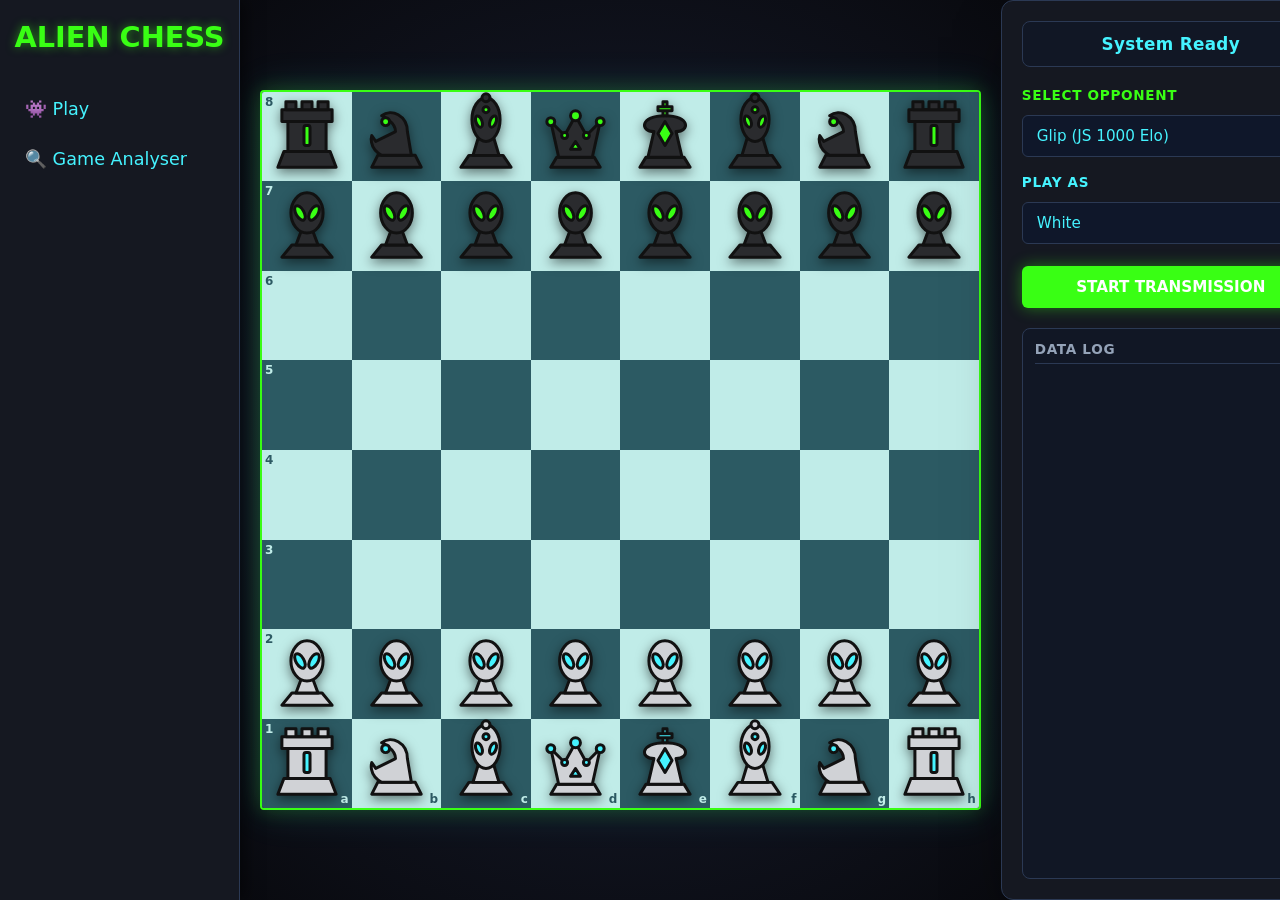
<file: index.html>
<!DOCTYPE html>
<html lang="en">
<head>
    <meta charset="UTF-8">
    <meta name="viewport" content="width=device-width, initial-scale=1.0">
    <title>Antigravity Chess Engine</title>
    <style>
        :root {
            --bg-color: #090A0F;
            --panel-bg: #151821;
            --border-color: #2b3954;
            --text-color: #45F3FF;
            --accent-color: #39FF14;
            --accent-hover: #4af227;
            --light-square: #C0ECE8;
            --dark-square: #2C5A63;
            --highlight-select: rgba(57, 255, 20, 0.6);
            --highlight-last: rgba(69, 243, 255, 0.4);
            --dot-color: rgba(9, 10, 15, 0.5);
            --capture-ring: rgba(9, 10, 15, 0.5);
        }

        * {
            box-sizing: border-box;
            margin: 0;
            padding: 0;
        }

        body {
            font-family: 'Inter', system-ui, -apple-system, sans-serif;
            background: var(--bg-color);
            color: var(--text-color);
            margin: 0;
            padding: 0;
            min-height: 100vh;
            display: flex;
            overflow: hidden;
        }

        header {
            display: none; /* Removed for the 3-column app layout */
        }

        .game-container {
            display: grid;
            grid-template-columns: 240px 1fr 340px;
            width: 100%;
            height: 100vh;
            gap: 0;
        }

        /* Left Navigation */
        .left-menu {
            background: var(--panel-bg);
            border-right: 1px solid var(--border-color);
            display: flex;
            flex-direction: column;
            padding: 20px 0;
            box-shadow: 5px 0 15px rgba(0, 0, 0, 0.5);
            z-index: 10;
        }

        .left-menu .logo {
            font-size: 1.8rem;
            font-weight: 800;
            color: var(--accent-color);
            text-align: center;
            margin-bottom: 30px;
            text-shadow: 0 0 10px rgba(57, 255, 20, 0.5);
        }

        .nav-item {
            padding: 15px 25px;
            font-size: 1.1rem;
            color: var(--text-color);
            text-decoration: none;
            display: flex;
            align-items: center;
            gap: 15px;
            transition: all 0.2s ease;
            cursor: pointer;
        }

        .nav-item:hover {
            background: rgba(69, 243, 255, 0.1);
            border-left: 4px solid var(--text-color);
        }

        /* Center Column */
        .center-column {
            display: flex;
            justify-content: center;
            align-items: center;
            padding: 20px;
            background: radial-gradient(circle at center, #1a2035, var(--bg-color));
        }

        /* Chessboard Container */
        .board-wrapper {
            position: relative;
            background: transparent;
            border: none;
            box-shadow: 0 0 40px rgba(69, 243, 255, 0.15);
            padding: 0;
            border-radius: 4px;
        }

        .board {
            display: grid;
            grid-template-columns: repeat(8, min(10.5vh, 7vw));
            grid-template-rows: repeat(8, min(10.5vh, 7vw));
            border: 2px solid var(--accent-color);
            border-radius: 4px;
            overflow: hidden;
            user-select: none;
            box-shadow: 0 0 20px rgba(57, 255, 20, 0.2);
        }

        @media (max-width: 900px) {
            .game-container {
                grid-template-columns: 1fr;
                grid-template-rows: auto auto auto;
                height: auto;
                overflow-y: auto;
            }
            .left-menu {
                flex-direction: row;
                flex-wrap: wrap;
                border-right: none;
                border-bottom: 1px solid var(--border-color);
                justify-content: center;
            }
            .nav-item {
                padding: 10px;
                font-size: 0.9rem;
                border-left: none;
            }
            .nav-item:hover {
                border-left: none;
                border-bottom: 4px solid var(--text-color);
            }
            .board {
                grid-template-columns: repeat(8, 11vw);
                grid-template-rows: repeat(8, 11vw);
            }
        }

        .square {
            position: relative;
            display: flex;
            align-items: center;
            justify-content: center;
            cursor: pointer;
            transition: background-color 0.2s ease, box-shadow 0.2s ease;
        }

        .square:hover {
            box-shadow: inset 0 0 20px rgba(255, 255, 255, 0.2);
        }

        .square.light {
            background-color: var(--light-square);
        }

        .square.dark {
            background-color: var(--dark-square);
        }

        .piece {
            width: 100%;
            height: 100%;
            background-size: cover;
            background-position: center;
            background-repeat: no-repeat;
            z-index: 2;
            cursor: grab;
            transition: transform 0.2s cubic-bezier(0.34, 1.56, 0.64, 1), filter 0.2s ease;
            filter: drop-shadow(0 4px 6px rgba(0, 0, 0, 0.5));
        }

        .piece:active {
            cursor: grabbing;
        }

        .coord-rank {
            position: absolute;
            top: 3px;
            left: 3px;
            font-size: 12px;
            font-weight: 700;
            pointer-events: none;
            z-index: 1;
        }

        .coord-file {
            position: absolute;
            bottom: 2px;
            right: 3px;
            font-size: 12px;
            font-weight: 700;
            pointer-events: none;
            z-index: 1;
        }

        .square.light .coord-rank, .square.light .coord-file { color: var(--dark-square); }
        .square.dark .coord-rank, .square.dark .coord-file { color: var(--light-square); }

        .square:hover .piece {
            transform: scale(1.05) translateY(-2px);
        }

        /* Highlights */
        .square.selected {
            background-color: var(--highlight-select) !important;
        }

        .square.last-move {
            background-color: var(--highlight-last) !important;
        }

        /* Destination indicators */
        .square .dot {
            position: absolute;
            width: 16px;
            height: 16px;
            background-color: var(--dot-color);
            border-radius: 50%;
            z-index: 3;
            pointer-events: none;
            box-shadow: 0 0 10px var(--dot-color);
            transition: transform 0.2s ease, opacity 0.2s ease;
            opacity: 0.8;
        }

        .square:hover .dot {
            transform: scale(1.3);
            opacity: 1;
        }

        .square.has-piece .dot {
            width: 85%;
            height: 85%;
            background-color: transparent;
            border: 4px solid var(--capture-ring);
            border-radius: 50%;
            box-shadow: inset 0 0 12px var(--capture-ring), 0 0 12px var(--capture-ring);
        }

        /* Sidebar Controls & History */
        .sidebar {
            flex: 1;
            min-width: 320px;
            max-width: 360px;
            background: var(--panel-bg);
            border: 1px solid var(--border-color);
            border-radius: 12px;
            padding: 20px;
            display: flex;
            flex-direction: column;
            gap: 20px;
            box-shadow: 0 25px 50px -12px rgba(0, 0, 0, 0.5);
            backdrop-filter: blur(16px);
            align-self: stretch;
        }

        .status-panel {
            background: rgba(15, 23, 42, 0.5);
            border: 1px solid var(--border-color);
            border-radius: 8px;
            padding: 12px;
            text-align: center;
            font-size: 1.05rem;
            font-weight: 600;
            letter-spacing: 0.02em;
        }

        .status-active {
            color: #34d399;
        }

        .status-thinking {
            color: #fbbf24;
            animation: pulse 1.5s infinite;
        }

        @keyframes pulse {
            0%, 100% { opacity: 1; }
            50% { opacity: 0.5; }
        }

        .controls {
            display: flex;
            flex-direction: column;
            gap: 12px;
        }

        label {
            font-size: 0.85rem;
            text-transform: uppercase;
            letter-spacing: 0.05em;
            color: #94a3b8;
            font-weight: 700;
        }

        select {
            background: #0f172a;
            color: var(--text-color);
            border: 1px solid var(--border-color);
            padding: 10px;
            border-radius: 6px;
            font-family: inherit;
            font-size: 0.95rem;
            outline: none;
            cursor: pointer;
            transition: border-color 0.2s;
        }

        select:focus {
            border-color: var(--accent-color);
        }

        button {
            background-color: var(--accent-color);
            color: white;
            border: none;
            padding: 12px;
            border-radius: 6px;
            font-weight: 700;
            cursor: pointer;
            transition: background-color 0.2s, transform 0.1s;
            font-family: inherit;
            font-size: 0.95rem;
        }

        button:hover {
            background-color: var(--accent-hover);
        }

        button:active {
            transform: scale(0.98);
        }

        /* History panel */
        .history-panel {
            flex: 1;
            display: flex;
            flex-direction: column;
            background: rgba(15, 23, 42, 0.5);
            border: 1px solid var(--border-color);
            border-radius: 8px;
            padding: 12px;
            min-height: 180px;
        }

        .history-title {
            font-size: 0.85rem;
            text-transform: uppercase;
            letter-spacing: 0.05em;
            color: #94a3b8;
            font-weight: 700;
            margin-bottom: 8px;
            border-bottom: 1px solid var(--border-color);
            padding-bottom: 6px;
        }

        .history-list {
            overflow-y: auto;
            flex: 1;
            font-family: 'Courier New', Courier, monospace;
            font-size: 0.95rem;
            line-height: 1.6;
            max-height: 240px;
        }

        .history-row {
            display: grid;
            grid-template-columns: 40px 1fr 1fr;
            padding: 2px 0;
            border-bottom: 1px dashed rgba(255, 255, 255, 0.03);
        }

        .history-num {
            color: #64748b;
        }

        .history-move {
            cursor: pointer;
            padding: 0 4px;
            border-radius: 3px;
        }

        .history-move:hover {
            background-color: rgba(255, 255, 255, 0.1);
        }

        footer {
            margin-top: 30px;
            font-size: 0.8rem;
            color: #64748b;
            text-align: center;
        }
    </style>
</head>
<body>

    <div class="game-container">
        <!-- Left Navigation -->
        <nav class="left-menu">
            <div class="logo">ALIEN CHESS</div>
            <a class="nav-item" href="#">👾 Play</a>
            <a class="nav-item" id="analyser-btn" href="#">🔍 Game Analyser</a>
        </nav>

        <!-- Center Column -->
        <div class="center-column">
            <div class="board-wrapper">
                <div id="board" class="board"></div>
            </div>
        </div>

        <!-- Right Column (Sidebar Panel) -->
        <div class="sidebar">
            <div id="status" class="status-panel">System Ready</div>

            <div class="controls">
                <label for="opponent" style="color: var(--accent-color);">Select Opponent</label>
                <select id="opponent">
                    <option value="server">Zorgon (C++ 2000 Elo)</option>
                    <option value="fallback" selected>Glip (JS 1000 Elo)</option>
                </select>

                <label for="play-as" style="color: var(--text-color); margin-top: 5px;">Play As</label>
                <select id="play-as">
                    <option value="w" selected>White</option>
                    <option value="b">Black</option>
                </select>

                <button id="reset-btn" style="box-shadow: 0 0 15px rgba(57, 255, 20, 0.4); text-transform: uppercase; margin-top: 10px;">Start Transmission</button>
            </div>

            <div class="history-panel">
                <div class="history-title">Data Log</div>
                <div id="history-list" class="history-list"></div>
            </div>
        </div>
    </div>

    <script>
        // ----------------------------------------------------
        // Constants and Piece Mappings
        // ----------------------------------------------------
        const PIECE_IMAGES = {
            'P': 'data:image/svg+xml;utf8,%3Csvg%20xmlns%3D%22http%3A//www.w3.org/2000/svg%22%20viewBox%3D%220%200%2045%2045%22%3E%3Cg%20stroke%3D%22%23111111%22%20stroke-width%3D%221.5%22%20stroke-linejoin%3D%22round%22%3E%3Cpath%20d%3D%22M%2010%2038%20L%2035%2038%20L%2030%2032%20L%2015%2032%20Z%22%20fill%3D%22%23d0d2d6%22%20/%3E%3Cpath%20d%3D%22M%2017%2032%20L%2028%2032%20L%2025%2024%20L%2020%2024%20Z%22%20fill%3D%22%23d0d2d6%22%20/%3E%3Cellipse%20cx%3D%2222.5%22%20cy%3D%2216%22%20rx%3D%228%22%20ry%3D%2210%22%20fill%3D%22%23d0d2d6%22%20/%3E%3Cellipse%20cx%3D%2219%22%20cy%3D%2216%22%20rx%3D%222%22%20ry%3D%224%22%20transform%3D%22rotate%28-30%2019%2016%29%22%20fill%3D%22%2345F3FF%22%20/%3E%3Cellipse%20cx%3D%2226%22%20cy%3D%2216%22%20rx%3D%222%22%20ry%3D%224%22%20transform%3D%22rotate%2830%2026%2016%29%22%20fill%3D%22%2345F3FF%22%20/%3E%3C/g%3E%3C/svg%3E',
            'N': 'data:image/svg+xml;utf8,%3Csvg%20xmlns%3D%22http%3A//www.w3.org/2000/svg%22%20viewBox%3D%220%200%2045%2045%22%3E%3Cg%20stroke%3D%22%23111111%22%20stroke-width%3D%221.5%22%20stroke-linejoin%3D%22round%22%3E%3Cpath%20d%3D%22M%2010%2038%20L%2035%2038%20L%2032%2032%20L%2013%2032%20Z%22%20fill%3D%22%23d0d2d6%22%20/%3E%3Cpath%20d%3D%22M%2015%2032%20L%2030%2032%20L%2028%2020%20C%2028%2012%2020%208%2015%2012%20C%2015%2012%2022%2015%2022%2020%20L%2012%2025%20L%2010%2022%20C%2010%2022%208%2028%2015%2032%20Z%22%20fill%3D%22%23d0d2d6%22%20/%3E%3Ccircle%20cx%3D%2217%22%20cy%3D%2215%22%20r%3D%222%22%20fill%3D%22%2345F3FF%22%20/%3E%3C/g%3E%3C/svg%3E',
            'B': 'data:image/svg+xml;utf8,%3Csvg%20xmlns%3D%22http%3A//www.w3.org/2000/svg%22%20viewBox%3D%220%200%2045%2045%22%3E%3Cg%20stroke%3D%22%23111111%22%20stroke-width%3D%221.5%22%20stroke-linejoin%3D%22round%22%3E%3Cpath%20d%3D%22M%2010%2038%20L%2035%2038%20L%2031%2032%20L%2014%2032%20Z%22%20fill%3D%22%23d0d2d6%22%20/%3E%3Cpath%20d%3D%22M%2016%2032%20L%2029%2032%20L%2026%2022%20L%2019%2022%20Z%22%20fill%3D%22%23d0d2d6%22%20/%3E%3Cellipse%20cx%3D%2222.5%22%20cy%3D%2214%22%20rx%3D%227%22%20ry%3D%2211%22%20fill%3D%22%23d0d2d6%22%20/%3E%3Ccircle%20cx%3D%2222.5%22%20cy%3D%223%22%20r%3D%222%22%20fill%3D%22%23d0d2d6%22%20/%3E%3Cellipse%20cx%3D%2219%22%20cy%3D%2215%22%20rx%3D%221.5%22%20ry%3D%223%22%20transform%3D%22rotate%28-20%2019%2015%29%22%20fill%3D%22%2345F3FF%22%20/%3E%3Cellipse%20cx%3D%2226%22%20cy%3D%2215%22%20rx%3D%221.5%22%20ry%3D%223%22%20transform%3D%22rotate%2820%2026%2015%29%22%20fill%3D%22%2345F3FF%22%20/%3E%3Ccircle%20cx%3D%2222.5%22%20cy%3D%229%22%20r%3D%221.5%22%20fill%3D%22%2345F3FF%22%20/%3E%3C/g%3E%3C/svg%3E',
            'R': 'data:image/svg+xml;utf8,%3Csvg%20xmlns%3D%22http%3A//www.w3.org/2000/svg%22%20viewBox%3D%220%200%2045%2045%22%3E%3Cg%20stroke%3D%22%23111111%22%20stroke-width%3D%221.5%22%20stroke-linejoin%3D%22round%22%3E%3Cpath%20d%3D%22M%208%2038%20L%2037%2038%20L%2034%2030%20L%2011%2030%20Z%22%20fill%3D%22%23d0d2d6%22%20/%3E%3Cpath%20d%3D%22M%2013%2030%20L%2032%2030%20L%2032%2015%20L%2013%2015%20Z%22%20fill%3D%22%23d0d2d6%22%20/%3E%3Cpath%20d%3D%22M%2010%2015%20L%2035%2015%20L%2035%209%20L%2010%209%20Z%22%20fill%3D%22%23d0d2d6%22%20/%3E%3Cpath%20d%3D%22M%2012%209%20L%2012%205%20L%2017%205%20L%2017%209%20L%2020%209%20L%2020%205%20L%2025%205%20L%2025%209%20L%2028%209%20L%2028%205%20L%2033%205%20L%2033%209%20Z%22%20fill%3D%22%23d0d2d6%22%20/%3E%3Crect%20x%3D%2221%22%20y%3D%2217%22%20width%3D%223%22%20height%3D%2210%22%20rx%3D%221%22%20fill%3D%22%2345F3FF%22%20/%3E%3C/g%3E%3C/svg%3E',
            'Q': 'data:image/svg+xml;utf8,%3Csvg%20xmlns%3D%22http%3A//www.w3.org/2000/svg%22%20viewBox%3D%220%200%2045%2045%22%3E%3Cg%20stroke%3D%22%23111111%22%20stroke-width%3D%221.5%22%20stroke-linejoin%3D%22round%22%3E%3Cpath%20d%3D%22M%2010%2038%20L%2035%2038%20L%2032%2033%20L%2013%2033%20Z%22%20fill%3D%22%23d0d2d6%22%20/%3E%3Cpath%20d%3D%22M%2014%2033%20L%2031%2033%20L%2035%2015%20L%2028%2022%20L%2022.5%2012%20L%2017%2022%20L%2010%2015%20Z%22%20fill%3D%22%23d0d2d6%22%20/%3E%3Ccircle%20cx%3D%2210%22%20cy%3D%2215%22%20r%3D%222%22%20fill%3D%22%2345F3FF%22%20/%3E%3Ccircle%20cx%3D%2217%22%20cy%3D%2222%22%20r%3D%221.5%22%20fill%3D%22%2345F3FF%22%20/%3E%3Ccircle%20cx%3D%2222.5%22%20cy%3D%2212%22%20r%3D%222.5%22%20fill%3D%22%2345F3FF%22%20/%3E%3Ccircle%20cx%3D%2228%22%20cy%3D%2222%22%20r%3D%221.5%22%20fill%3D%22%2345F3FF%22%20/%3E%3Ccircle%20cx%3D%2235%22%20cy%3D%2215%22%20r%3D%222%22%20fill%3D%22%2345F3FF%22%20/%3E%3Cpolygon%20points%3D%2222.5%2C25%2020%2C29%2025%2C29%22%20fill%3D%22%2345F3FF%22%20/%3E%3C/g%3E%3C/svg%3E',
            'K': 'data:image/svg+xml;utf8,%3Csvg%20xmlns%3D%22http%3A//www.w3.org/2000/svg%22%20viewBox%3D%220%200%2045%2045%22%3E%3Cg%20stroke%3D%22%23111111%22%20stroke-width%3D%221.5%22%20stroke-linejoin%3D%22round%22%3E%3Cpath%20d%3D%22M%2010%2038%20L%2035%2038%20L%2032%2033%20L%2013%2033%20Z%22%20fill%3D%22%23d0d2d6%22%20/%3E%3Cpath%20d%3D%22M%2014%2033%20L%2031%2033%20L%2028%2020%20C%2035%2020%2035%2012%2022.5%2012%20C%2010%2012%2010%2020%2017%2020%20Z%22%20fill%3D%22%23d0d2d6%22%20/%3E%3Cpolygon%20points%3D%2222.5%2C15%2026%2C21%2022.5%2C27%2019%2C21%22%20fill%3D%22%2345F3FF%22%20/%3E%3Crect%20x%3D%2221.5%22%20y%3D%225%22%20width%3D%222%22%20height%3D%227%22%20fill%3D%22%2345F3FF%22%20/%3E%3Crect%20x%3D%2219%22%20y%3D%227.5%22%20width%3D%227%22%20height%3D%222%22%20fill%3D%22%2345F3FF%22%20/%3E%3C/g%3E%3C/svg%3E',
            'p': 'data:image/svg+xml;utf8,%3Csvg%20xmlns%3D%22http%3A//www.w3.org/2000/svg%22%20viewBox%3D%220%200%2045%2045%22%3E%3Cg%20stroke%3D%22%23111111%22%20stroke-width%3D%221.5%22%20stroke-linejoin%3D%22round%22%3E%3Cpath%20d%3D%22M%2010%2038%20L%2035%2038%20L%2030%2032%20L%2015%2032%20Z%22%20fill%3D%22%232a2b2e%22%20/%3E%3Cpath%20d%3D%22M%2017%2032%20L%2028%2032%20L%2025%2024%20L%2020%2024%20Z%22%20fill%3D%22%232a2b2e%22%20/%3E%3Cellipse%20cx%3D%2222.5%22%20cy%3D%2216%22%20rx%3D%228%22%20ry%3D%2210%22%20fill%3D%22%232a2b2e%22%20/%3E%3Cellipse%20cx%3D%2219%22%20cy%3D%2216%22%20rx%3D%222%22%20ry%3D%224%22%20transform%3D%22rotate%28-30%2019%2016%29%22%20fill%3D%22%2339FF14%22%20/%3E%3Cellipse%20cx%3D%2226%22%20cy%3D%2216%22%20rx%3D%222%22%20ry%3D%224%22%20transform%3D%22rotate%2830%2026%2016%29%22%20fill%3D%22%2339FF14%22%20/%3E%3C/g%3E%3C/svg%3E',
            'n': 'data:image/svg+xml;utf8,%3Csvg%20xmlns%3D%22http%3A//www.w3.org/2000/svg%22%20viewBox%3D%220%200%2045%2045%22%3E%3Cg%20stroke%3D%22%23111111%22%20stroke-width%3D%221.5%22%20stroke-linejoin%3D%22round%22%3E%3Cpath%20d%3D%22M%2010%2038%20L%2035%2038%20L%2032%2032%20L%2013%2032%20Z%22%20fill%3D%22%232a2b2e%22%20/%3E%3Cpath%20d%3D%22M%2015%2032%20L%2030%2032%20L%2028%2020%20C%2028%2012%2020%208%2015%2012%20C%2015%2012%2022%2015%2022%2020%20L%2012%2025%20L%2010%2022%20C%2010%2022%208%2028%2015%2032%20Z%22%20fill%3D%22%232a2b2e%22%20/%3E%3Ccircle%20cx%3D%2217%22%20cy%3D%2215%22%20r%3D%222%22%20fill%3D%22%2339FF14%22%20/%3E%3C/g%3E%3C/svg%3E',
            'b': 'data:image/svg+xml;utf8,%3Csvg%20xmlns%3D%22http%3A//www.w3.org/2000/svg%22%20viewBox%3D%220%200%2045%2045%22%3E%3Cg%20stroke%3D%22%23111111%22%20stroke-width%3D%221.5%22%20stroke-linejoin%3D%22round%22%3E%3Cpath%20d%3D%22M%2010%2038%20L%2035%2038%20L%2031%2032%20L%2014%2032%20Z%22%20fill%3D%22%232a2b2e%22%20/%3E%3Cpath%20d%3D%22M%2016%2032%20L%2029%2032%20L%2026%2022%20L%2019%2022%20Z%22%20fill%3D%22%232a2b2e%22%20/%3E%3Cellipse%20cx%3D%2222.5%22%20cy%3D%2214%22%20rx%3D%227%22%20ry%3D%2211%22%20fill%3D%22%232a2b2e%22%20/%3E%3Ccircle%20cx%3D%2222.5%22%20cy%3D%223%22%20r%3D%222%22%20fill%3D%22%232a2b2e%22%20/%3E%3Cellipse%20cx%3D%2219%22%20cy%3D%2215%22%20rx%3D%221.5%22%20ry%3D%223%22%20transform%3D%22rotate%28-20%2019%2015%29%22%20fill%3D%22%2339FF14%22%20/%3E%3Cellipse%20cx%3D%2226%22%20cy%3D%2215%22%20rx%3D%221.5%22%20ry%3D%223%22%20transform%3D%22rotate%2820%2026%2015%29%22%20fill%3D%22%2339FF14%22%20/%3E%3Ccircle%20cx%3D%2222.5%22%20cy%3D%229%22%20r%3D%221.5%22%20fill%3D%22%2339FF14%22%20/%3E%3C/g%3E%3C/svg%3E',
            'r': 'data:image/svg+xml;utf8,%3Csvg%20xmlns%3D%22http%3A//www.w3.org/2000/svg%22%20viewBox%3D%220%200%2045%2045%22%3E%3Cg%20stroke%3D%22%23111111%22%20stroke-width%3D%221.5%22%20stroke-linejoin%3D%22round%22%3E%3Cpath%20d%3D%22M%208%2038%20L%2037%2038%20L%2034%2030%20L%2011%2030%20Z%22%20fill%3D%22%232a2b2e%22%20/%3E%3Cpath%20d%3D%22M%2013%2030%20L%2032%2030%20L%2032%2015%20L%2013%2015%20Z%22%20fill%3D%22%232a2b2e%22%20/%3E%3Cpath%20d%3D%22M%2010%2015%20L%2035%2015%20L%2035%209%20L%2010%209%20Z%22%20fill%3D%22%232a2b2e%22%20/%3E%3Cpath%20d%3D%22M%2012%209%20L%2012%205%20L%2017%205%20L%2017%209%20L%2020%209%20L%2020%205%20L%2025%205%20L%2025%209%20L%2028%209%20L%2028%205%20L%2033%205%20L%2033%209%20Z%22%20fill%3D%22%232a2b2e%22%20/%3E%3Crect%20x%3D%2221%22%20y%3D%2217%22%20width%3D%223%22%20height%3D%2210%22%20rx%3D%221%22%20fill%3D%22%2339FF14%22%20/%3E%3C/g%3E%3C/svg%3E',
            'q': 'data:image/svg+xml;utf8,%3Csvg%20xmlns%3D%22http%3A//www.w3.org/2000/svg%22%20viewBox%3D%220%200%2045%2045%22%3E%3Cg%20stroke%3D%22%23111111%22%20stroke-width%3D%221.5%22%20stroke-linejoin%3D%22round%22%3E%3Cpath%20d%3D%22M%2010%2038%20L%2035%2038%20L%2032%2033%20L%2013%2033%20Z%22%20fill%3D%22%232a2b2e%22%20/%3E%3Cpath%20d%3D%22M%2014%2033%20L%2031%2033%20L%2035%2015%20L%2028%2022%20L%2022.5%2012%20L%2017%2022%20L%2010%2015%20Z%22%20fill%3D%22%232a2b2e%22%20/%3E%3Ccircle%20cx%3D%2210%22%20cy%3D%2215%22%20r%3D%222%22%20fill%3D%22%2339FF14%22%20/%3E%3Ccircle%20cx%3D%2217%22%20cy%3D%2222%22%20r%3D%221.5%22%20fill%3D%22%2339FF14%22%20/%3E%3Ccircle%20cx%3D%2222.5%22%20cy%3D%2212%22%20r%3D%222.5%22%20fill%3D%22%2339FF14%22%20/%3E%3Ccircle%20cx%3D%2228%22%20cy%3D%2222%22%20r%3D%221.5%22%20fill%3D%22%2339FF14%22%20/%3E%3Ccircle%20cx%3D%2235%22%20cy%3D%2215%22%20r%3D%222%22%20fill%3D%22%2339FF14%22%20/%3E%3Cpolygon%20points%3D%2222.5%2C25%2020%2C29%2025%2C29%22%20fill%3D%22%2339FF14%22%20/%3E%3C/g%3E%3C/svg%3E',
            'k': 'data:image/svg+xml;utf8,%3Csvg%20xmlns%3D%22http%3A//www.w3.org/2000/svg%22%20viewBox%3D%220%200%2045%2045%22%3E%3Cg%20stroke%3D%22%23111111%22%20stroke-width%3D%221.5%22%20stroke-linejoin%3D%22round%22%3E%3Cpath%20d%3D%22M%2010%2038%20L%2035%2038%20L%2032%2033%20L%2013%2033%20Z%22%20fill%3D%22%232a2b2e%22%20/%3E%3Cpath%20d%3D%22M%2014%2033%20L%2031%2033%20L%2028%2020%20C%2035%2020%2035%2012%2022.5%2012%20C%2010%2012%2010%2020%2017%2020%20Z%22%20fill%3D%22%232a2b2e%22%20/%3E%3Cpolygon%20points%3D%2222.5%2C15%2026%2C21%2022.5%2C27%2019%2C21%22%20fill%3D%22%2339FF14%22%20/%3E%3Crect%20x%3D%2221.5%22%20y%3D%225%22%20width%3D%222%22%20height%3D%227%22%20fill%3D%22%2339FF14%22%20/%3E%3Crect%20x%3D%2219%22%20y%3D%227.5%22%20width%3D%227%22%20height%3D%222%22%20fill%3D%22%2339FF14%22%20/%3E%3C/g%3E%3C/svg%3E',
        };

        const COLUMNS = ['a', 'b', 'c', 'd', 'e', 'f', 'g', 'h'];
        const RANKS = ['1', '2', '3', '4', '5', '6', '7', '8'];

        // ----------------------------------------------------
        // Chess Rules Engine (JavaScript Fallback & Move Validator)
        // ----------------------------------------------------
        class ChessGame {
            constructor() {
                this.reset();
            }

            reset() {
                this.board = Array(64).fill('.');
                this.sideToMove = 'w';
                this.castling = 'KQkq';
                this.epSq = null;
                this.halfmove = 0;
                this.fullmove = 1;
                
                // History storage
                this.history = []; // elements: { move: Move, san: String }
                
                // Initial FEN setup
                this.loadFen("rnbqkbnr/pppppppp/8/8/8/8/PPPPPPPP/RNBQKBNR w KQkq - 0 1");
            }

            loadFen(fen) {
                const parts = fen.trim().split(/\s+/);
                const placement = parts[0];
                this.sideToMove = parts[1];
                this.castling = parts[2] || '-';
                
                const ep = parts[3] || '-';
                if (ep === '-') {
                    this.epSq = null;
                } else {
                    const f = ep.charCodeAt(0) - 97;
                    const r = ep.charCodeAt(1) - 49;
                    this.epSq = r * 8 + f;
                }
                
                this.halfmove = parseInt(parts[4] || '0', 10);
                this.fullmove = parseInt(parts[5] || '1', 10);

                // Parse board placement
                let r = 7;
                let f = 0;
                this.board.fill('.');
                for (let i = 0; i < placement.length; i++) {
                    const c = placement[i];
                    if (c === '/') {
                        r--;
                        f = 0;
                    } else if (c >= '1' && c <= '8') {
                        f += parseInt(c, 10);
                    } else {
                        const sq = r * 8 + f;
                        this.board[sq] = c;
                        f++;
                    }
                }
            }

            generateFen() {
                let placement = "";
                for (let r = 7; r >= 0; r--) {
                    let empty = 0;
                    for (let f = 0; f < 8; f++) {
                        const sq = r * 8 + f;
                        const piece = this.board[sq];
                        if (piece === '.') {
                            empty++;
                        } else {
                            if (empty > 0) {
                                placement += empty;
                                empty = 0;
                            }
                            placement += piece;
                        }
                    }
                    if (empty > 0) {
                        placement += empty;
                    }
                    if (r > 0) placement += "/";
                }

                const epStr = this.epSq === null ? "-" : COLUMNS[this.epSq % 8] + RANKS[Math.floor(this.epSq / 8)];
                return `${placement} ${this.sideToMove} ${this.castling} ${epStr} ${this.halfmove} ${this.fullmove}`;
            }

            isColor(piece, color) {
                if (piece === '.') return false;
                const isUpper = piece === piece.toUpperCase();
                return color === 'w' ? isUpper : !isUpper;
            }

            // Pseudo-legal move generator
            generatePseudoMoves() {
                const moves = [];
                const us = this.sideToMove;
                const opponent = us === 'w' ? 'b' : 'w';

                for (let sq = 0; sq < 64; sq++) {
                    const piece = this.board[sq];
                    if (piece === '.' || !this.isColor(piece, us)) continue;

                    const type = piece.toLowerCase();
                    const f = sq % 8;
                    const r = Math.floor(sq / 8);

                    if (type === 'p') {
                        // Pawn pushes
                        const dir = us === 'w' ? 8 : -8;
                        const startRank = us === 'w' ? 1 : 6;
                        const promoRank = us === 'w' ? 7 : 0;

                        const nextSq = sq + dir;
                        if (nextSq >= 0 && nextSq < 64 && this.board[nextSq] === '.') {
                            // single push
                            if (Math.floor(nextSq / 8) === promoRank) {
                                ['q', 'r', 'b', 'n'].forEach(p => moves.push({ from: sq, to: nextSq, promo: p, flags: 0 }));
                            } else {
                                moves.push({ from: sq, to: nextSq, promo: null, flags: 0 });
                            }

                            // double push
                            const doubleSq = sq + 2 * dir;
                            if (r === startRank && this.board[doubleSq] === '.') {
                                moves.push({ from: sq, to: doubleSq, promo: null, flags: 1 }); // flag 1: double push
                            }
                        }

                        // Pawn captures
                        const capOffsets = us === 'w' ? [7, 9] : [-9, -7];
                        capOffsets.forEach(offset => {
                            const target = sq + offset;
                            if (target < 0 || target >= 64) return;
                            const targetFile = target % 8;
                            if (Math.abs(targetFile - f) !== 1) return; // prevent wrapping

                            // Normal capture
                            if (this.board[target] !== '.' && this.isColor(this.board[target], opponent)) {
                                if (Math.floor(target / 8) === promoRank) {
                                    ['q', 'r', 'b', 'n'].forEach(p => moves.push({ from: sq, to: target, promo: p, flags: 8 })); // flag 8: capture
                                } else {
                                    moves.push({ from: sq, to: target, promo: null, flags: 8 });
                                }
                            }

                            // En Passant capture
                            if (target === this.epSq) {
                                moves.push({ from: sq, to: target, promo: null, flags: 10 }); // flag 10: ep capture (capture 8 + ep 2)
                            }
                        });
                    }

                    else if (type === 'n') {
                        const offsets = [-17, -15, -10, -6, 6, 10, 15, 17];
                        offsets.forEach(offset => {
                            const target = sq + offset;
                            if (target < 0 || target >= 64) return;
                            const tf = target % 8;
                            if (Math.abs(tf - f) > 2) return; // wrap prevention

                            if (this.board[target] === '.') {
                                moves.push({ from: sq, to: target, promo: null, flags: 0 });
                            } else if (this.isColor(this.board[target], opponent)) {
                                moves.push({ from: sq, to: target, promo: null, flags: 8 });
                            }
                        });
                    }

                    else if (type === 'k') {
                        const offsets = [-9, -8, -7, -1, 1, 7, 8, 9];
                        offsets.forEach(offset => {
                            const target = sq + offset;
                            if (target < 0 || target >= 64) return;
                            const tf = target % 8;
                            if (Math.abs(tf - f) > 1) return;

                            if (this.board[target] === '.') {
                                moves.push({ from: sq, to: target, promo: null, flags: 0 });
                            } else if (this.isColor(this.board[target], opponent)) {
                                moves.push({ from: sq, to: target, promo: null, flags: 8 });
                            }
                        });

                        // Castling rights
                        if (us === 'w') {
                            if (sq === 4) { // E1
                                if (this.castling.includes('K') && this.board[5] === '.' && this.board[6] === '.') {
                                    moves.push({ from: 4, to: 6, promo: null, flags: 4 }); // flag 4: castling
                                }
                                if (this.castling.includes('Q') && this.board[3] === '.' && this.board[2] === '.' && this.board[1] === '.') {
                                    moves.push({ from: 4, to: 2, promo: null, flags: 4 });
                                }
                            }
                        } else {
                            if (sq === 60) { // E8
                                if (this.castling.includes('k') && this.board[61] === '.' && this.board[62] === '.') {
                                    moves.push({ from: 60, to: 62, promo: null, flags: 4 });
                                }
                                if (this.castling.includes('q') && this.board[59] === '.' && this.board[58] === '.' && this.board[57] === '.') {
                                    moves.push({ from: 60, to: 58, promo: null, flags: 4 });
                                }
                            }
                        }
                    }

                    else if (type === 'r' || type === 'b' || type === 'q') {
                        const dirs = [];
                        if (type === 'r' || type === 'q') dirs.push([-8, 'v'], [8, 'v'], [-1, 'h'], [1, 'h']);
                        if (type === 'b' || type === 'q') dirs.push([-9, 'd'], [-7, 'd'], [7, 'd'], [9, 'd']);

                        dirs.forEach(([dir, mode]) => {
                            let curr = sq;
                            while (true) {
                                const lastFile = curr % 8;
                                curr += dir;
                                if (curr < 0 || curr >= 64) break;
                                
                                const currFile = curr % 8;
                                if (mode === 'h' && Math.floor(curr / 8) !== r) break; // wrap check rank
                                if (mode === 'd' && Math.abs(currFile - lastFile) !== 1) break; // wrap check diagonal

                                if (this.board[curr] === '.') {
                                    moves.push({ from: sq, to: curr, promo: null, flags: 0 });
                                } else {
                                    if (this.isColor(this.board[curr], opponent)) {
                                        moves.push({ from: sq, to: curr, promo: null, flags: 8 });
                                    }
                                    break;
                                }
                            }
                        });
                    }
                }
                return moves;
            }

            // Checks if a square is attacked by color
            isSquareAttacked(sq, attackerColor) {
                const opponent = attackerColor;
                const f = sq % 8;
                const r = Math.floor(sq / 8);

                // 1. Knight attacks
                const knightOffsets = [-17, -15, -10, -6, 6, 10, 15, 17];
                for (let offset of knightOffsets) {
                    const target = sq + offset;
                    if (target >= 0 && target < 64) {
                        if (Math.abs((target % 8) - f) <= 2) {
                            const p = this.board[target];
                            if (p.toLowerCase() === 'n' && this.isColor(p, opponent)) return true;
                        }
                    }
                }

                // 2. King attacks
                const kingOffsets = [-9, -8, -7, -1, 1, 7, 8, 9];
                for (let offset of kingOffsets) {
                    const target = sq + offset;
                    if (target >= 0 && target < 64) {
                        if (Math.abs((target % 8) - f) <= 1) {
                            const p = this.board[target];
                            if (p.toLowerCase() === 'k' && this.isColor(p, opponent)) return true;
                        }
                    }
                }

                // 3. Pawn attacks
                const pawnOffsets = opponent === 'w' ? [-9, -7] : [7, 9];
                for (let offset of pawnOffsets) {
                    const target = sq + offset;
                    if (target >= 0 && target < 64) {
                        if (Math.abs((target % 8) - f) === 1) {
                            const p = this.board[target];
                            if (p.toLowerCase() === 'p' && this.isColor(p, opponent)) return true;
                        }
                    }
                }

                // 4. Sliding Bishop/Queen
                const diagDirs = [-9, -7, 7, 9];
                for (let dir of diagDirs) {
                    let curr = sq;
                    while (true) {
                        const lastFile = curr % 8;
                        curr += dir;
                        if (curr < 0 || curr >= 64 || Math.abs((curr % 8) - lastFile) !== 1) break;
                        const p = this.board[curr];
                        if (p !== '.') {
                            if (this.isColor(p, opponent) && (p.toLowerCase() === 'b' || p.toLowerCase() === 'q')) {
                                return true;
                            }
                            break;
                        }
                    }
                }

                // 5. Sliding Rook/Queen
                const rookDirs = [
                    { d: -8, m: 'v' }, { d: 8, m: 'v' },
                    { d: -1, m: 'h' }, { d: 1, m: 'h' }
                ];
                for (let dirObj of rookDirs) {
                    let curr = sq;
                    while (true) {
                        const lastFile = curr % 8;
                        curr += dirObj.d;
                        if (curr < 0 || curr >= 64) break;
                        if (dirObj.m === 'h' && Math.floor(curr / 8) !== Math.floor(sq / 8)) break;
                        
                        const p = this.board[curr];
                        if (p !== '.') {
                            if (this.isColor(p, opponent) && (p.toLowerCase() === 'r' || p.toLowerCase() === 'q')) {
                                return true;
                            }
                            break;
                        }
                    }
                }

                return false;
            }

            // Legal move generator
            generateLegalMoves() {
                const pseudo = this.generatePseudoMoves();
                const legal = [];
                const us = this.sideToMove;
                const opponent = us === 'w' ? 'b' : 'w';

                pseudo.forEach(m => {
                    // Make move on simulated board
                    const originalBoard = [...this.board];
                    const originalCastling = this.castling;
                    const originalEp = this.epSq;
                    
                    // Simple make move simulation
                    const movingPiece = this.board[m.from];
                    this.board[m.from] = '.';
                    
                    if (m.promo) {
                        this.board[m.to] = us === 'w' ? m.promo.toUpperCase() : m.promo.toLowerCase();
                    } else {
                        this.board[m.to] = movingPiece;
                    }

                    // Handle en passant capture square clear
                    if (m.flags === 10) {
                        const epPawn = us === 'w' ? m.to - 8 : m.to + 8;
                        this.board[epPawn] = '.';
                    }

                    // Castling verify that king does not pass through check
                    let castlingOk = true;
                    if (m.flags === 4) { // castling
                        if (us === 'w') {
                            if (m.to === 6) { // Kingside
                                if (this.isSquareAttacked(4, 'b') || this.isSquareAttacked(5, 'b') || this.isSquareAttacked(6, 'b')) {
                                    castlingOk = false;
                                }
                            } else if (m.to === 2) { // Queenside
                                if (this.isSquareAttacked(4, 'b') || this.isSquareAttacked(3, 'b') || this.isSquareAttacked(2, 'b')) {
                                    castlingOk = false;
                                }
                            }
                        } else {
                            if (m.to === 62) {
                                if (this.isSquareAttacked(60, 'w') || this.isSquareAttacked(61, 'w') || this.isSquareAttacked(62, 'w')) {
                                    castlingOk = false;
                                }
                            } else if (m.to === 58) {
                                if (this.isSquareAttacked(60, 'w') || this.isSquareAttacked(59, 'w') || this.isSquareAttacked(58, 'w')) {
                                    castlingOk = false;
                                }
                            }
                        }
                    }

                    // Find King
                    const kingChar = us === 'w' ? 'K' : 'k';
                    const kingSq = this.board.indexOf(kingChar);
                    
                    const isKingChecked = this.isSquareAttacked(kingSq, opponent);
                    
                    // Revert move
                    this.board = originalBoard;
                    this.castling = originalCastling;
                    this.epSq = originalEp;

                    if (!isKingChecked && castlingOk) {
                        legal.push(m);
                    }
                });
                return legal;
            }

            // Real make move
            makeMove(m) {
                const us = this.sideToMove;
                const opponent = us === 'w' ? 'b' : 'w';
                const movingPiece = this.board[m.from];
                const pieceType = movingPiece.toLowerCase();

                // Compute standard algebraic notation (SAN) before execution
                const san = this.moveToSan(m);

                // Capture check
                const isCap = m.flags === 8 || m.flags === 10 || this.board[m.to] !== '.';

                // Handle history undo stacking
                this.history.push({
                    move: m,
                    san: san,
                    fenBefore: this.generateFen()
                });

                // Clear from square
                this.board[m.from] = '.';

                // Handle promotions
                if (m.promo) {
                    this.board[m.to] = us === 'w' ? m.promo.toUpperCase() : m.promo.toLowerCase();
                } else {
                    this.board[m.to] = movingPiece;
                }

                // Handle en passant clear
                if (m.flags === 10) {
                    const epPawn = us === 'w' ? m.to - 8 : m.to + 8;
                    this.board[epPawn] = '.';
                }

                // Handle castling rook moves
                if (m.flags === 4) {
                    switch (m.to) {
                        case 6: // G1
                            this.board[7] = '.'; this.board[5] = 'R'; break;
                        case 2: // C1
                            this.board[0] = '.'; this.board[3] = 'R'; break;
                        case 62: // G8
                            this.board[63] = '.'; this.board[61] = 'r'; break;
                        case 58: // C8
                            this.board[56] = '.'; this.board[59] = 'r'; break;
                    }
                }

                // Update castling rights
                if (m.from === 4) this.castling = this.castling.replace(/[KQ]/g, '');
                if (m.from === 60) this.castling = this.castling.replace(/[kq]/g, '');
                if (m.from === 0 || m.to === 0) this.castling = this.castling.replace('Q', '');
                if (m.from === 7 || m.to === 7) this.castling = this.castling.replace('K', '');
                if (m.from === 56 || m.to === 56) this.castling = this.castling.replace('q', '');
                if (m.from === 63 || m.to === 63) this.castling = this.castling.replace('k', '');
                if (this.castling === "") this.castling = "-";

                // Update en passant square
                if (m.flags === 1) { // double push
                    this.epSq = us === 'w' ? m.from + 8 : m.from - 8;
                } else {
                    this.epSq = null;
                }

                // Update halfmove clock
                if (pieceType === 'p' || isCap) {
                    this.halfmove = 0;
                } else {
                    this.halfmove++;
                }

                // Swap side
                this.sideToMove = opponent;

                // Update fullmove number
                if (us === 'b') {
                    this.fullmove++;
                }

                // Record the resulting FEN
                this.history[this.history.length - 1].fenAfter = this.generateFen();
            }

            // Convert raw move struct to Standard Algebraic Notation (SAN)
            moveToSan(m) {
                if (m.flags === 4) {
                    return m.to === 6 || m.to === 62 ? "O-O" : "O-O-O";
                }

                const piece = this.board[m.from];
                const type = piece.toLowerCase();
                let san = "";

                if (type !== 'p') {
                    san += type.toUpperCase();
                }

                // Capture flag
                const isCapture = m.flags === 8 || m.flags === 10 || this.board[m.to] !== '.';
                if (isCapture) {
                    if (type === 'p') {
                        san += COLUMNS[m.from % 8];
                    }
                    san += "x";
                }

                san += COLUMNS[m.to % 8] + RANKS[Math.floor(m.to / 8)];

                if (m.promo) {
                    san += "=" + m.promo.toUpperCase();
                }

                // Check and Checkmate prediction
                // We verify by checking if opponent is in check
                const originalBoard = [...this.board];
                const movingPiece = this.board[m.from];
                
                // Simulate move
                this.board[m.from] = '.';
                if (m.promo) {
                    this.board[m.to] = this.sideToMove === 'w' ? m.promo.toUpperCase() : m.promo.toLowerCase();
                } else {
                    this.board[m.to] = movingPiece;
                }
                if (m.flags === 10) {
                    const epPawn = this.sideToMove === 'w' ? m.to - 8 : m.to + 8;
                    this.board[epPawn] = '.';
                }

                const opponent = this.sideToMove === 'w' ? 'b' : 'w';
                const opponentKingChar = opponent === 'w' ? 'K' : 'k';
                const oppKingSq = this.board.indexOf(opponentKingChar);
                
                const isCheck = this.isSquareAttacked(oppKingSq, this.sideToMove);
                
                // Check if opponent has legal moves remaining
                let hasLegalMoves = false;
                
                // Temporarily swap sides to generate opponent moves
                const originalSide = this.sideToMove;
                this.sideToMove = opponent;
                const oppMoves = this.generateLegalMoves();
                if (oppMoves.length > 0) hasLegalMoves = true;
                
                // Restore simulation state
                this.sideToMove = originalSide;
                this.board = originalBoard;

                if (isCheck) {
                    san += hasLegalMoves ? "+" : "#";
                }

                return san;
            }
        }

        // ----------------------------------------------------
        // UI & Game Controller State
        // ----------------------------------------------------
        const game = new ChessGame();
        let selectedSquare = null;
        let activeLegalMoves = [];
        let lastPlayedMove = null;
        let isAnimating = false;
        let isAnalysisMode = false;
        let analysisIndex = -1;
        let isEngineThinking = false; // Guard against re-entrant engine calls

        const boardEl = document.getElementById("board");
        const statusEl = document.getElementById("status");
        const historyListEl = document.getElementById("history-list");
        const opponentSelect = document.getElementById("opponent");
        const resetBtn = document.getElementById("reset-btn");
        const analyserBtn = document.getElementById("analyser-btn");

        /**
         * Smoothly animates a piece moving between squares using hardware-accelerated CSS transforms.
         */
        function animatePiece(fromSq, toSq, callback) {
            isAnimating = true;
            const fromSquareEl = document.querySelector(`[data-sq="${fromSq}"]`);
            const toSquareEl = document.querySelector(`[data-sq="${toSq}"]`);
            
            if (!fromSquareEl || !toSquareEl) {
                isAnimating = false;
                callback();
                return;
            }

            const pieceEl = fromSquareEl.querySelector(".piece");
            if (!pieceEl) {
                isAnimating = false;
                callback();
                return;
            }

            const capturedPieceEl = toSquareEl.querySelector(".piece");
            if (capturedPieceEl) {
                capturedPieceEl.style.transition = "opacity 0.2s ease-out";
                capturedPieceEl.style.opacity = "0";
            }

            const rectFrom = fromSquareEl.getBoundingClientRect();
            const rectTo = toSquareEl.getBoundingClientRect();
            const deltaX = rectTo.left - rectFrom.left;
            const deltaY = rectTo.top - rectFrom.top;

            pieceEl.style.transition = "transform 0.25s cubic-bezier(0.25, 1, 0.5, 1)";
            pieceEl.style.transform = `translate(${deltaX}px, ${deltaY}px)`;
            pieceEl.style.zIndex = "100";

            setTimeout(() => {
                pieceEl.style.transition = "";
                pieceEl.style.transform = "";
                pieceEl.style.zIndex = "";
                isAnimating = false;
                callback();
            }, 250);
        }

        // Render Chessboard layout in browser
        function renderBoard(displayBoard = null) {
            boardEl.innerHTML = "";
            const userColor = document.getElementById("play-as").value;
            const isFlipped = userColor === 'b';
            const boardToRender = displayBoard || game.board;

            for (let visualR = 0; visualR < 8; visualR++) {
                for (let visualF = 0; visualF < 8; visualF++) {
                    const r = isFlipped ? visualR : 7 - visualR;
                    const f = isFlipped ? 7 - visualF : visualF;
                    const sq = r * 8 + f;
                    const piece = boardToRender[sq];
                    const squareColorClass = (r + f) % 2 === 0 ? "dark" : "light";
                    
                    const squareEl = document.createElement("div");
                    squareEl.className = `square ${squareColorClass}`;
                    squareEl.dataset.sq = sq;

                    if (!isAnalysisMode) {
                        if (lastPlayedMove && (sq === lastPlayedMove.from || sq === lastPlayedMove.to)) {
                            squareEl.classList.add("last-move");
                        }
                        if (selectedSquare === sq) {
                            squareEl.classList.add("selected");
                        }
                    }

                    if (visualF === 0) {
                        const rankLabel = document.createElement("div");
                        rankLabel.className = "coord-rank";
                        rankLabel.innerText = (r + 1).toString();
                        squareEl.appendChild(rankLabel);
                    }
                    if (visualR === 7) {
                        const fileLabel = document.createElement("div");
                        fileLabel.className = "coord-file";
                        fileLabel.innerText = String.fromCharCode(97 + f);
                        squareEl.appendChild(fileLabel);
                    }

                    if (piece !== '.') {
                        squareEl.classList.add("has-piece");
                        const pieceEl = document.createElement("div");
                        pieceEl.className = "piece";
                        pieceEl.style.backgroundImage = `url(${PIECE_IMAGES[piece]})`;
                        squareEl.appendChild(pieceEl);
                    }

                    if (!isAnalysisMode) {
                        const isDest = activeLegalMoves.find(m => m.to === sq);
                        if (isDest) {
                            const dotEl = document.createElement("div");
                            dotEl.className = "dot";
                            squareEl.appendChild(dotEl);
                        }
                        squareEl.addEventListener("click", () => handleSquareClick(sq));
                    }
                    boardEl.appendChild(squareEl);
                }
            }
        }

        // Check if the current player has no moves left
        function checkGameEndState() {
            const legalMoves = game.generateLegalMoves();
            if (legalMoves.length === 0) {
                const us = game.sideToMove;
                const kingChar = us === 'w' ? 'K' : 'k';
                const opponent = us === 'w' ? 'b' : 'w';
                const kingSq = game.board.indexOf(kingChar);
                const isCheck = game.isSquareAttacked(kingSq, opponent);
                
                if (isCheck) {
                    statusEl.innerHTML = us === 'w' ? "Checkmate — Black wins!" : "Checkmate — you win!";
                    statusEl.style.color = us === 'w' ? "#ef4444" : "#10b981";
                } else {
                    statusEl.innerHTML = "Draw — Stalemate";
                    statusEl.style.color = "#94a3b8";
                }
                statusEl.className = "status-panel";
                return true;
            }
            return false;
        }

        function handleSquareClick(sq) {
            const userColor = document.getElementById("play-as").value;
            if (game.sideToMove !== userColor || isAnimating || isAnalysisMode || isEngineThinking) return; 

            const clickedPiece = game.board[sq];
            const matchingMove = activeLegalMoves.find(m => m.to === sq);

            if (matchingMove) {
                selectedSquare = null;
                activeLegalMoves = [];
                animatePiece(matchingMove.from, matchingMove.to, () => {
                    game.makeMove(matchingMove);
                    lastPlayedMove = matchingMove;
                    renderBoard();
                    updateHistoryPanel();
                    if (!checkGameEndState()) triggerEngineMove();
                });
            } else if (clickedPiece !== '.' && game.isColor(clickedPiece, userColor)) {
                selectedSquare = sq;
                const allLegal = game.generateLegalMoves();
                activeLegalMoves = allLegal.filter(m => m.from === sq);
                renderBoard();
            } else {
                selectedSquare = null;
                activeLegalMoves = [];
                renderBoard();
            }
        }

        async function triggerEngineMove() {
            if (isAnalysisMode || isEngineThinking) return;
            isEngineThinking = true;

            statusEl.innerHTML = "Engine thinking...";
            statusEl.className = "status-panel status-thinking";
            statusEl.style.color = "";

            const allLegal = game.generateLegalMoves();
            if (allLegal.length === 0) { isEngineThinking = false; return; }

            const mode = opponentSelect.value;
            let chosenMove = null;

            if (mode === 'server') {
                try {
                    const response = await fetch("http://localhost:8765/move", {
                        method: "POST",
                        headers: { "Content-Type": "application/json" },
                        body: JSON.stringify({ fen: game.generateFen() })
                    });
                    if (!response.ok) throw new Error(`Server returned ${response.status}`);
                    const data = await response.json();
                    const uci = data.move;
                    if (!uci || uci.length < 4) throw new Error("Bad move string from server");

                    // Decode UCI: e.g. "e2e4" => from=12, to=28
                    const fromFile = uci.charCodeAt(0) - 97; // a=0 .. h=7
                    const fromRank = uci.charCodeAt(1) - 49; // 1=0 .. 8=7
                    const toFile   = uci.charCodeAt(2) - 97;
                    const toRank   = uci.charCodeAt(3) - 49;
                    const fromSq = fromRank * 8 + fromFile;
                    const toSq   = toRank   * 8 + toFile;
                    const promoChar = uci.length > 4 ? uci[4] : null;

                    // Find matching legal move (exact match including promo)
                    chosenMove = allLegal.find(m =>
                        m.from === fromSq && m.to === toSq &&
                        (!promoChar || m.promo === promoChar)
                    );

                    // If promo matching failed, try without promo filter (default to queen)
                    if (!chosenMove && promoChar) {
                        chosenMove = allLegal.find(m =>
                            m.from === fromSq && m.to === toSq && m.promo === 'q'
                        );
                    }

                    if (!chosenMove) {
                        console.error(`[Engine] Server returned move ${uci} (from=${fromSq} to=${toSq}) not found in legal moves:`,
                            allLegal.map(m => `${m.from}->${m.to}${m.promo?'='+m.promo:''}` ));
                        throw new Error(`Move ${uci} not in legal move list`);
                    }

                } catch (e) {
                    console.error("[Engine] C++ Server error:", e.message);
                    // Show error but DO NOT permanently change the dropdown — user keeps their Elo setting
                    statusEl.innerHTML = `⚠️ Engine error: ${e.message}. Is './chess --server --port 8765' running?`;
                    statusEl.style.color = "#ef4444";
                    isEngineThinking = false;
                    return; // Do NOT play a random move — abort cleanly
                }
            } else {
                // JS fallback: pick a random legal move (1000 Elo mode)
                const randomIndex = Math.floor(Math.random() * allLegal.length);
                chosenMove = allLegal[randomIndex];
            }

            if (chosenMove) {
                animatePiece(chosenMove.from, chosenMove.to, () => {
                    game.makeMove(chosenMove);
                    lastPlayedMove = chosenMove;
                    renderBoard();
                    updateHistoryPanel();
                    isEngineThinking = false;
                    if (!checkGameEndState()) {
                        statusEl.innerHTML = "System Ready";
                        statusEl.className = "status-panel status-active";
                        statusEl.style.color = "";
                    }
                });
            } else {
                isEngineThinking = false;
            }
        }

        function updateHistoryPanel() {
            historyListEl.innerHTML = "";
            let rowEl = null;

            for (let i = 0; i < game.history.length; i++) {
                const entry = game.history[i];
                if (i % 2 === 0) {
                    rowEl = document.createElement("div");
                    rowEl.className = "history-row";
                    const numEl = document.createElement("span");
                    numEl.className = "history-num";
                    numEl.innerText = `${Math.floor(i / 2) + 1}.`;
                    rowEl.appendChild(numEl);
                    historyListEl.appendChild(rowEl);
                }

                const moveEl = document.createElement("span");
                moveEl.className = `history-move ${isAnalysisMode && analysisIndex === i ? 'highlight' : ''}`;
                moveEl.innerText = entry.san;
                
                moveEl.addEventListener("click", () => {
                    if (isAnalysisMode) {
                        analysisIndex = i;
                        const tempGame = new ChessGame();
                        tempGame.loadFen(entry.fenAfter);
                        renderBoard(tempGame.board);
                        updateHistoryPanel();
                    }
                });

                rowEl.appendChild(moveEl);
            }
            historyListEl.scrollTop = historyListEl.scrollHeight;
        }

        resetBtn.addEventListener("click", () => {
            isAnalysisMode = false;
            analyserBtn.textContent = "🔍 Game Analyser";
            analyserBtn.style.color = "";
            game.reset();
            selectedSquare = null;
            activeLegalMoves = [];
            lastPlayedMove = null;
            isAnimating = false;
            renderBoard();
            updateHistoryPanel();
            if (document.getElementById("play-as").value === 'b') triggerEngineMove();
        });

        analyserBtn.addEventListener("click", (e) => {
            e.preventDefault();
            isAnalysisMode = !isAnalysisMode;
            if (isAnalysisMode) {
                analyserBtn.textContent = "🔍 Exit Analyser";
                analyserBtn.style.color = "#10b981";
                analysisIndex = game.history.length - 1;
                if (analysisIndex >= 0) {
                    const tempGame = new ChessGame();
                    tempGame.loadFen(game.history[analysisIndex].fenAfter);
                    renderBoard(tempGame.board);
                } else {
                    renderBoard();
                }
            } else {
                analyserBtn.textContent = "🔍 Game Analyser";
                analyserBtn.style.color = "";
                renderBoard();
            }
            updateHistoryPanel();
        });

        document.getElementById("play-as").addEventListener("change", () => resetBtn.click());

        game.reset();
        renderBoard();
        updateHistoryPanel();
    </script>
</body>
</html>
</file>
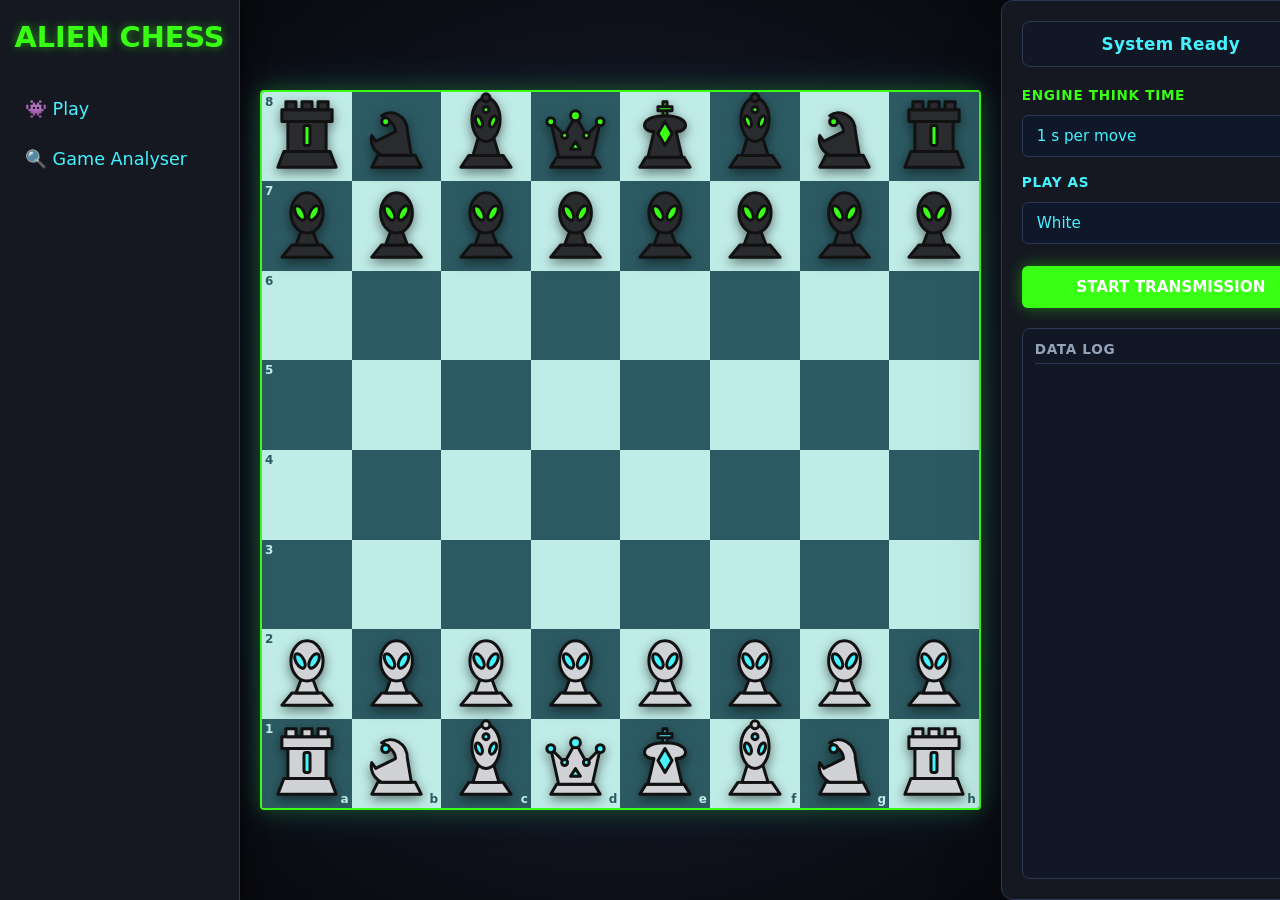
<file: frontend/index.html>
<!DOCTYPE html>
<html lang="en">
<head>
    <meta charset="UTF-8">
    <meta name="viewport" content="width=device-width, initial-scale=1.0">
    <title>Chess Engine</title>
    <style>
        :root {
            --bg-color: #090A0F;
            --panel-bg: #151821;
            --border-color: #2b3954;
            --text-color: #45F3FF;
            --accent-color: #39FF14;
            --accent-hover: #4af227;
            --light-square: #C0ECE8;
            --dark-square: #2C5A63;
            --highlight-select: rgba(57, 255, 20, 0.6);
            --highlight-last: rgba(69, 243, 255, 0.4);
            --dot-color: rgba(9, 10, 15, 0.5);
            --capture-ring: rgba(9, 10, 15, 0.5);
        }

        * {
            box-sizing: border-box;
            margin: 0;
            padding: 0;
        }

        body {
            font-family: 'Inter', system-ui, -apple-system, sans-serif;
            background: var(--bg-color);
            color: var(--text-color);
            margin: 0;
            padding: 0;
            min-height: 100vh;
            display: flex;
            overflow: hidden;
        }

        header {
            display: none; /* Removed for the 3-column app layout */
        }

        .game-container {
            display: grid;
            grid-template-columns: 240px 1fr 340px;
            width: 100%;
            height: 100vh;
            gap: 0;
        }

        /* Left Navigation */
        .left-menu {
            background: var(--panel-bg);
            border-right: 1px solid var(--border-color);
            display: flex;
            flex-direction: column;
            padding: 20px 0;
            box-shadow: 5px 0 15px rgba(0, 0, 0, 0.5);
            z-index: 10;
        }

        .left-menu .logo {
            font-size: 1.8rem;
            font-weight: 800;
            color: var(--accent-color);
            text-align: center;
            margin-bottom: 30px;
            text-shadow: 0 0 10px rgba(57, 255, 20, 0.5);
        }

        .nav-item {
            padding: 15px 25px;
            font-size: 1.1rem;
            color: var(--text-color);
            text-decoration: none;
            display: flex;
            align-items: center;
            gap: 15px;
            transition: all 0.2s ease;
            cursor: pointer;
        }

        .nav-item:hover {
            background: rgba(69, 243, 255, 0.1);
            border-left: 4px solid var(--text-color);
        }

        /* Center Column */
        .center-column {
            display: flex;
            justify-content: center;
            align-items: center;
            padding: 20px;
            background: radial-gradient(circle at center, #1a2035, var(--bg-color));
        }

        /* Chessboard Container */
        .board-wrapper {
            position: relative;
            background: transparent;
            border: none;
            box-shadow: 0 0 40px rgba(69, 243, 255, 0.15);
            padding: 0;
            border-radius: 4px;
        }

        .board {
            display: grid;
            grid-template-columns: repeat(8, min(10.5vh, 7vw));
            grid-template-rows: repeat(8, min(10.5vh, 7vw));
            border: 2px solid var(--accent-color);
            border-radius: 4px;
            overflow: hidden;
            user-select: none;
            box-shadow: 0 0 20px rgba(57, 255, 20, 0.2);
        }

        @media (max-width: 900px) {
            .game-container {
                grid-template-columns: 1fr;
                grid-template-rows: auto auto auto;
                height: auto;
                overflow-y: auto;
            }
            .left-menu {
                flex-direction: row;
                flex-wrap: wrap;
                border-right: none;
                border-bottom: 1px solid var(--border-color);
                justify-content: center;
            }
            .nav-item {
                padding: 10px;
                font-size: 0.9rem;
                border-left: none;
            }
            .nav-item:hover {
                border-left: none;
                border-bottom: 4px solid var(--text-color);
            }
            .board {
                grid-template-columns: repeat(8, 11vw);
                grid-template-rows: repeat(8, 11vw);
            }
        }

        .square {
            position: relative;
            display: flex;
            align-items: center;
            justify-content: center;
            cursor: pointer;
            transition: background-color 0.2s ease, box-shadow 0.2s ease;
        }

        .square:hover {
            box-shadow: inset 0 0 20px rgba(255, 255, 255, 0.2);
        }

        .square.light {
            background-color: var(--light-square);
        }

        .square.dark {
            background-color: var(--dark-square);
        }

        .piece {
            width: 100%;
            height: 100%;
            background-size: cover;
            background-position: center;
            background-repeat: no-repeat;
            z-index: 2;
            cursor: grab;
            transition: transform 0.2s cubic-bezier(0.34, 1.56, 0.64, 1), filter 0.2s ease;
            filter: drop-shadow(0 4px 6px rgba(0, 0, 0, 0.5));
        }

        .piece:active {
            cursor: grabbing;
        }

        .coord-rank {
            position: absolute;
            top: 3px;
            left: 3px;
            font-size: 12px;
            font-weight: 700;
            pointer-events: none;
            z-index: 1;
        }

        .coord-file {
            position: absolute;
            bottom: 2px;
            right: 3px;
            font-size: 12px;
            font-weight: 700;
            pointer-events: none;
            z-index: 1;
        }

        .square.light .coord-rank, .square.light .coord-file { color: var(--dark-square); }
        .square.dark .coord-rank, .square.dark .coord-file { color: var(--light-square); }

        .square:hover .piece {
            transform: scale(1.05) translateY(-2px);
        }

        /* Highlights */
        .square.selected {
            background-color: var(--highlight-select) !important;
        }

        .square.last-move {
            background-color: var(--highlight-last) !important;
        }

        /* Destination indicators */
        .square .dot {
            position: absolute;
            width: 16px;
            height: 16px;
            background-color: var(--dot-color);
            border-radius: 50%;
            z-index: 3;
            pointer-events: none;
            box-shadow: 0 0 10px var(--dot-color);
            transition: transform 0.2s ease, opacity 0.2s ease;
            opacity: 0.8;
        }

        .square:hover .dot {
            transform: scale(1.3);
            opacity: 1;
        }

        .square.has-piece .dot {
            width: 85%;
            height: 85%;
            background-color: transparent;
            border: 4px solid var(--capture-ring);
            border-radius: 50%;
            box-shadow: inset 0 0 12px var(--capture-ring), 0 0 12px var(--capture-ring);
        }

        /* Sidebar Controls & History */
        .sidebar {
            flex: 1;
            min-width: 320px;
            max-width: 360px;
            background: var(--panel-bg);
            border: 1px solid var(--border-color);
            border-radius: 12px;
            padding: 20px;
            display: flex;
            flex-direction: column;
            gap: 20px;
            box-shadow: 0 25px 50px -12px rgba(0, 0, 0, 0.5);
            backdrop-filter: blur(16px);
            align-self: stretch;
        }

        .status-panel {
            background: rgba(15, 23, 42, 0.5);
            border: 1px solid var(--border-color);
            border-radius: 8px;
            padding: 12px;
            text-align: center;
            font-size: 1.05rem;
            font-weight: 600;
            letter-spacing: 0.02em;
        }

        .status-active {
            color: #34d399;
        }

        .status-thinking {
            color: #fbbf24;
            animation: pulse 1.5s infinite;
        }

        @keyframes pulse {
            0%, 100% { opacity: 1; }
            50% { opacity: 0.5; }
        }

        .controls {
            display: flex;
            flex-direction: column;
            gap: 12px;
        }

        label {
            font-size: 0.85rem;
            text-transform: uppercase;
            letter-spacing: 0.05em;
            color: #94a3b8;
            font-weight: 700;
        }

        select {
            background: #0f172a;
            color: var(--text-color);
            border: 1px solid var(--border-color);
            padding: 10px;
            border-radius: 6px;
            font-family: inherit;
            font-size: 0.95rem;
            outline: none;
            cursor: pointer;
            transition: border-color 0.2s;
        }

        select:focus {
            border-color: var(--accent-color);
        }

        button {
            background-color: var(--accent-color);
            color: white;
            border: none;
            padding: 12px;
            border-radius: 6px;
            font-weight: 700;
            cursor: pointer;
            transition: background-color 0.2s, transform 0.1s;
            font-family: inherit;
            font-size: 0.95rem;
        }

        button:hover {
            background-color: var(--accent-hover);
        }

        button:active {
            transform: scale(0.98);
        }

        /* History panel */
        .history-panel {
            flex: 1;
            display: flex;
            flex-direction: column;
            background: rgba(15, 23, 42, 0.5);
            border: 1px solid var(--border-color);
            border-radius: 8px;
            padding: 12px;
            min-height: 180px;
        }

        .history-title {
            font-size: 0.85rem;
            text-transform: uppercase;
            letter-spacing: 0.05em;
            color: #94a3b8;
            font-weight: 700;
            margin-bottom: 8px;
            border-bottom: 1px solid var(--border-color);
            padding-bottom: 6px;
        }

        .history-list {
            overflow-y: auto;
            flex: 1;
            font-family: 'Courier New', Courier, monospace;
            font-size: 0.95rem;
            line-height: 1.6;
            max-height: 240px;
        }

        .history-row {
            display: grid;
            grid-template-columns: 40px 1fr 1fr;
            padding: 2px 0;
            border-bottom: 1px dashed rgba(255, 255, 255, 0.03);
        }

        .history-num {
            color: #64748b;
        }

        .history-move {
            cursor: pointer;
            padding: 0 4px;
            border-radius: 3px;
        }

        .history-move:hover {
            background-color: rgba(255, 255, 255, 0.1);
        }

        footer {
            margin-top: 30px;
            font-size: 0.8rem;
            color: #64748b;
            text-align: center;
        }
    </style>
</head>
<body>

    <div class="game-container">
        <!-- Left Navigation -->
        <nav class="left-menu">
            <div class="logo">ALIEN CHESS</div>
            <a class="nav-item" href="#">👾 Play</a>
            <a class="nav-item" id="analyser-btn" href="#">🔍 Game Analyser</a>
        </nav>

        <!-- Center Column -->
        <div class="center-column">
            <div class="board-wrapper">
                <div id="board" class="board"></div>
            </div>
        </div>

        <!-- Right Column (Sidebar Panel) -->
        <div class="sidebar">
            <div id="status" class="status-panel">System Ready</div>

            <div class="controls">
                <label for="think-time" style="color: var(--accent-color);">Engine think time</label>
                <select id="think-time">
                    <option value="100">0.1 s per move</option>
                    <option value="500">0.5 s per move</option>
                    <option value="1000" selected>1 s per move</option>
                    <option value="3000">3 s per move</option>
                </select>

                <label for="play-as" style="color: var(--text-color); margin-top: 5px;">Play As</label>
                <select id="play-as">
                    <option value="w" selected>White</option>
                    <option value="b">Black</option>
                </select>

                <button id="reset-btn" style="box-shadow: 0 0 15px rgba(57, 255, 20, 0.4); text-transform: uppercase; margin-top: 10px;">Start Transmission</button>
            </div>

            <div class="history-panel">
                <div class="history-title">Data Log</div>
                <div id="history-list" class="history-list"></div>
            </div>
        </div>
    </div>

    <script>
        // ----------------------------------------------------
        // Constants and Piece Mappings
        // ----------------------------------------------------
        const PIECE_IMAGES = {
            'P': 'data:image/svg+xml;utf8,%3Csvg%20xmlns%3D%22http%3A//www.w3.org/2000/svg%22%20viewBox%3D%220%200%2045%2045%22%3E%3Cg%20stroke%3D%22%23111111%22%20stroke-width%3D%221.5%22%20stroke-linejoin%3D%22round%22%3E%3Cpath%20d%3D%22M%2010%2038%20L%2035%2038%20L%2030%2032%20L%2015%2032%20Z%22%20fill%3D%22%23d0d2d6%22%20/%3E%3Cpath%20d%3D%22M%2017%2032%20L%2028%2032%20L%2025%2024%20L%2020%2024%20Z%22%20fill%3D%22%23d0d2d6%22%20/%3E%3Cellipse%20cx%3D%2222.5%22%20cy%3D%2216%22%20rx%3D%228%22%20ry%3D%2210%22%20fill%3D%22%23d0d2d6%22%20/%3E%3Cellipse%20cx%3D%2219%22%20cy%3D%2216%22%20rx%3D%222%22%20ry%3D%224%22%20transform%3D%22rotate%28-30%2019%2016%29%22%20fill%3D%22%2345F3FF%22%20/%3E%3Cellipse%20cx%3D%2226%22%20cy%3D%2216%22%20rx%3D%222%22%20ry%3D%224%22%20transform%3D%22rotate%2830%2026%2016%29%22%20fill%3D%22%2345F3FF%22%20/%3E%3C/g%3E%3C/svg%3E',
            'N': 'data:image/svg+xml;utf8,%3Csvg%20xmlns%3D%22http%3A//www.w3.org/2000/svg%22%20viewBox%3D%220%200%2045%2045%22%3E%3Cg%20stroke%3D%22%23111111%22%20stroke-width%3D%221.5%22%20stroke-linejoin%3D%22round%22%3E%3Cpath%20d%3D%22M%2010%2038%20L%2035%2038%20L%2032%2032%20L%2013%2032%20Z%22%20fill%3D%22%23d0d2d6%22%20/%3E%3Cpath%20d%3D%22M%2015%2032%20L%2030%2032%20L%2028%2020%20C%2028%2012%2020%208%2015%2012%20C%2015%2012%2022%2015%2022%2020%20L%2012%2025%20L%2010%2022%20C%2010%2022%208%2028%2015%2032%20Z%22%20fill%3D%22%23d0d2d6%22%20/%3E%3Ccircle%20cx%3D%2217%22%20cy%3D%2215%22%20r%3D%222%22%20fill%3D%22%2345F3FF%22%20/%3E%3C/g%3E%3C/svg%3E',
            'B': 'data:image/svg+xml;utf8,%3Csvg%20xmlns%3D%22http%3A//www.w3.org/2000/svg%22%20viewBox%3D%220%200%2045%2045%22%3E%3Cg%20stroke%3D%22%23111111%22%20stroke-width%3D%221.5%22%20stroke-linejoin%3D%22round%22%3E%3Cpath%20d%3D%22M%2010%2038%20L%2035%2038%20L%2031%2032%20L%2014%2032%20Z%22%20fill%3D%22%23d0d2d6%22%20/%3E%3Cpath%20d%3D%22M%2016%2032%20L%2029%2032%20L%2026%2022%20L%2019%2022%20Z%22%20fill%3D%22%23d0d2d6%22%20/%3E%3Cellipse%20cx%3D%2222.5%22%20cy%3D%2214%22%20rx%3D%227%22%20ry%3D%2211%22%20fill%3D%22%23d0d2d6%22%20/%3E%3Ccircle%20cx%3D%2222.5%22%20cy%3D%223%22%20r%3D%222%22%20fill%3D%22%23d0d2d6%22%20/%3E%3Cellipse%20cx%3D%2219%22%20cy%3D%2215%22%20rx%3D%221.5%22%20ry%3D%223%22%20transform%3D%22rotate%28-20%2019%2015%29%22%20fill%3D%22%2345F3FF%22%20/%3E%3Cellipse%20cx%3D%2226%22%20cy%3D%2215%22%20rx%3D%221.5%22%20ry%3D%223%22%20transform%3D%22rotate%2820%2026%2015%29%22%20fill%3D%22%2345F3FF%22%20/%3E%3Ccircle%20cx%3D%2222.5%22%20cy%3D%229%22%20r%3D%221.5%22%20fill%3D%22%2345F3FF%22%20/%3E%3C/g%3E%3C/svg%3E',
            'R': 'data:image/svg+xml;utf8,%3Csvg%20xmlns%3D%22http%3A//www.w3.org/2000/svg%22%20viewBox%3D%220%200%2045%2045%22%3E%3Cg%20stroke%3D%22%23111111%22%20stroke-width%3D%221.5%22%20stroke-linejoin%3D%22round%22%3E%3Cpath%20d%3D%22M%208%2038%20L%2037%2038%20L%2034%2030%20L%2011%2030%20Z%22%20fill%3D%22%23d0d2d6%22%20/%3E%3Cpath%20d%3D%22M%2013%2030%20L%2032%2030%20L%2032%2015%20L%2013%2015%20Z%22%20fill%3D%22%23d0d2d6%22%20/%3E%3Cpath%20d%3D%22M%2010%2015%20L%2035%2015%20L%2035%209%20L%2010%209%20Z%22%20fill%3D%22%23d0d2d6%22%20/%3E%3Cpath%20d%3D%22M%2012%209%20L%2012%205%20L%2017%205%20L%2017%209%20L%2020%209%20L%2020%205%20L%2025%205%20L%2025%209%20L%2028%209%20L%2028%205%20L%2033%205%20L%2033%209%20Z%22%20fill%3D%22%23d0d2d6%22%20/%3E%3Crect%20x%3D%2221%22%20y%3D%2217%22%20width%3D%223%22%20height%3D%2210%22%20rx%3D%221%22%20fill%3D%22%2345F3FF%22%20/%3E%3C/g%3E%3C/svg%3E',
            'Q': 'data:image/svg+xml;utf8,%3Csvg%20xmlns%3D%22http%3A//www.w3.org/2000/svg%22%20viewBox%3D%220%200%2045%2045%22%3E%3Cg%20stroke%3D%22%23111111%22%20stroke-width%3D%221.5%22%20stroke-linejoin%3D%22round%22%3E%3Cpath%20d%3D%22M%2010%2038%20L%2035%2038%20L%2032%2033%20L%2013%2033%20Z%22%20fill%3D%22%23d0d2d6%22%20/%3E%3Cpath%20d%3D%22M%2014%2033%20L%2031%2033%20L%2035%2015%20L%2028%2022%20L%2022.5%2012%20L%2017%2022%20L%2010%2015%20Z%22%20fill%3D%22%23d0d2d6%22%20/%3E%3Ccircle%20cx%3D%2210%22%20cy%3D%2215%22%20r%3D%222%22%20fill%3D%22%2345F3FF%22%20/%3E%3Ccircle%20cx%3D%2217%22%20cy%3D%2222%22%20r%3D%221.5%22%20fill%3D%22%2345F3FF%22%20/%3E%3Ccircle%20cx%3D%2222.5%22%20cy%3D%2212%22%20r%3D%222.5%22%20fill%3D%22%2345F3FF%22%20/%3E%3Ccircle%20cx%3D%2228%22%20cy%3D%2222%22%20r%3D%221.5%22%20fill%3D%22%2345F3FF%22%20/%3E%3Ccircle%20cx%3D%2235%22%20cy%3D%2215%22%20r%3D%222%22%20fill%3D%22%2345F3FF%22%20/%3E%3Cpolygon%20points%3D%2222.5%2C25%2020%2C29%2025%2C29%22%20fill%3D%22%2345F3FF%22%20/%3E%3C/g%3E%3C/svg%3E',
            'K': 'data:image/svg+xml;utf8,%3Csvg%20xmlns%3D%22http%3A//www.w3.org/2000/svg%22%20viewBox%3D%220%200%2045%2045%22%3E%3Cg%20stroke%3D%22%23111111%22%20stroke-width%3D%221.5%22%20stroke-linejoin%3D%22round%22%3E%3Cpath%20d%3D%22M%2010%2038%20L%2035%2038%20L%2032%2033%20L%2013%2033%20Z%22%20fill%3D%22%23d0d2d6%22%20/%3E%3Cpath%20d%3D%22M%2014%2033%20L%2031%2033%20L%2028%2020%20C%2035%2020%2035%2012%2022.5%2012%20C%2010%2012%2010%2020%2017%2020%20Z%22%20fill%3D%22%23d0d2d6%22%20/%3E%3Cpolygon%20points%3D%2222.5%2C15%2026%2C21%2022.5%2C27%2019%2C21%22%20fill%3D%22%2345F3FF%22%20/%3E%3Crect%20x%3D%2221.5%22%20y%3D%225%22%20width%3D%222%22%20height%3D%227%22%20fill%3D%22%2345F3FF%22%20/%3E%3Crect%20x%3D%2219%22%20y%3D%227.5%22%20width%3D%227%22%20height%3D%222%22%20fill%3D%22%2345F3FF%22%20/%3E%3C/g%3E%3C/svg%3E',
            'p': 'data:image/svg+xml;utf8,%3Csvg%20xmlns%3D%22http%3A//www.w3.org/2000/svg%22%20viewBox%3D%220%200%2045%2045%22%3E%3Cg%20stroke%3D%22%23111111%22%20stroke-width%3D%221.5%22%20stroke-linejoin%3D%22round%22%3E%3Cpath%20d%3D%22M%2010%2038%20L%2035%2038%20L%2030%2032%20L%2015%2032%20Z%22%20fill%3D%22%232a2b2e%22%20/%3E%3Cpath%20d%3D%22M%2017%2032%20L%2028%2032%20L%2025%2024%20L%2020%2024%20Z%22%20fill%3D%22%232a2b2e%22%20/%3E%3Cellipse%20cx%3D%2222.5%22%20cy%3D%2216%22%20rx%3D%228%22%20ry%3D%2210%22%20fill%3D%22%232a2b2e%22%20/%3E%3Cellipse%20cx%3D%2219%22%20cy%3D%2216%22%20rx%3D%222%22%20ry%3D%224%22%20transform%3D%22rotate%28-30%2019%2016%29%22%20fill%3D%22%2339FF14%22%20/%3E%3Cellipse%20cx%3D%2226%22%20cy%3D%2216%22%20rx%3D%222%22%20ry%3D%224%22%20transform%3D%22rotate%2830%2026%2016%29%22%20fill%3D%22%2339FF14%22%20/%3E%3C/g%3E%3C/svg%3E',
            'n': 'data:image/svg+xml;utf8,%3Csvg%20xmlns%3D%22http%3A//www.w3.org/2000/svg%22%20viewBox%3D%220%200%2045%2045%22%3E%3Cg%20stroke%3D%22%23111111%22%20stroke-width%3D%221.5%22%20stroke-linejoin%3D%22round%22%3E%3Cpath%20d%3D%22M%2010%2038%20L%2035%2038%20L%2032%2032%20L%2013%2032%20Z%22%20fill%3D%22%232a2b2e%22%20/%3E%3Cpath%20d%3D%22M%2015%2032%20L%2030%2032%20L%2028%2020%20C%2028%2012%2020%208%2015%2012%20C%2015%2012%2022%2015%2022%2020%20L%2012%2025%20L%2010%2022%20C%2010%2022%208%2028%2015%2032%20Z%22%20fill%3D%22%232a2b2e%22%20/%3E%3Ccircle%20cx%3D%2217%22%20cy%3D%2215%22%20r%3D%222%22%20fill%3D%22%2339FF14%22%20/%3E%3C/g%3E%3C/svg%3E',
            'b': 'data:image/svg+xml;utf8,%3Csvg%20xmlns%3D%22http%3A//www.w3.org/2000/svg%22%20viewBox%3D%220%200%2045%2045%22%3E%3Cg%20stroke%3D%22%23111111%22%20stroke-width%3D%221.5%22%20stroke-linejoin%3D%22round%22%3E%3Cpath%20d%3D%22M%2010%2038%20L%2035%2038%20L%2031%2032%20L%2014%2032%20Z%22%20fill%3D%22%232a2b2e%22%20/%3E%3Cpath%20d%3D%22M%2016%2032%20L%2029%2032%20L%2026%2022%20L%2019%2022%20Z%22%20fill%3D%22%232a2b2e%22%20/%3E%3Cellipse%20cx%3D%2222.5%22%20cy%3D%2214%22%20rx%3D%227%22%20ry%3D%2211%22%20fill%3D%22%232a2b2e%22%20/%3E%3Ccircle%20cx%3D%2222.5%22%20cy%3D%223%22%20r%3D%222%22%20fill%3D%22%232a2b2e%22%20/%3E%3Cellipse%20cx%3D%2219%22%20cy%3D%2215%22%20rx%3D%221.5%22%20ry%3D%223%22%20transform%3D%22rotate%28-20%2019%2015%29%22%20fill%3D%22%2339FF14%22%20/%3E%3Cellipse%20cx%3D%2226%22%20cy%3D%2215%22%20rx%3D%221.5%22%20ry%3D%223%22%20transform%3D%22rotate%2820%2026%2015%29%22%20fill%3D%22%2339FF14%22%20/%3E%3Ccircle%20cx%3D%2222.5%22%20cy%3D%229%22%20r%3D%221.5%22%20fill%3D%22%2339FF14%22%20/%3E%3C/g%3E%3C/svg%3E',
            'r': 'data:image/svg+xml;utf8,%3Csvg%20xmlns%3D%22http%3A//www.w3.org/2000/svg%22%20viewBox%3D%220%200%2045%2045%22%3E%3Cg%20stroke%3D%22%23111111%22%20stroke-width%3D%221.5%22%20stroke-linejoin%3D%22round%22%3E%3Cpath%20d%3D%22M%208%2038%20L%2037%2038%20L%2034%2030%20L%2011%2030%20Z%22%20fill%3D%22%232a2b2e%22%20/%3E%3Cpath%20d%3D%22M%2013%2030%20L%2032%2030%20L%2032%2015%20L%2013%2015%20Z%22%20fill%3D%22%232a2b2e%22%20/%3E%3Cpath%20d%3D%22M%2010%2015%20L%2035%2015%20L%2035%209%20L%2010%209%20Z%22%20fill%3D%22%232a2b2e%22%20/%3E%3Cpath%20d%3D%22M%2012%209%20L%2012%205%20L%2017%205%20L%2017%209%20L%2020%209%20L%2020%205%20L%2025%205%20L%2025%209%20L%2028%209%20L%2028%205%20L%2033%205%20L%2033%209%20Z%22%20fill%3D%22%232a2b2e%22%20/%3E%3Crect%20x%3D%2221%22%20y%3D%2217%22%20width%3D%223%22%20height%3D%2210%22%20rx%3D%221%22%20fill%3D%22%2339FF14%22%20/%3E%3C/g%3E%3C/svg%3E',
            'q': 'data:image/svg+xml;utf8,%3Csvg%20xmlns%3D%22http%3A//www.w3.org/2000/svg%22%20viewBox%3D%220%200%2045%2045%22%3E%3Cg%20stroke%3D%22%23111111%22%20stroke-width%3D%221.5%22%20stroke-linejoin%3D%22round%22%3E%3Cpath%20d%3D%22M%2010%2038%20L%2035%2038%20L%2032%2033%20L%2013%2033%20Z%22%20fill%3D%22%232a2b2e%22%20/%3E%3Cpath%20d%3D%22M%2014%2033%20L%2031%2033%20L%2035%2015%20L%2028%2022%20L%2022.5%2012%20L%2017%2022%20L%2010%2015%20Z%22%20fill%3D%22%232a2b2e%22%20/%3E%3Ccircle%20cx%3D%2210%22%20cy%3D%2215%22%20r%3D%222%22%20fill%3D%22%2339FF14%22%20/%3E%3Ccircle%20cx%3D%2217%22%20cy%3D%2222%22%20r%3D%221.5%22%20fill%3D%22%2339FF14%22%20/%3E%3Ccircle%20cx%3D%2222.5%22%20cy%3D%2212%22%20r%3D%222.5%22%20fill%3D%22%2339FF14%22%20/%3E%3Ccircle%20cx%3D%2228%22%20cy%3D%2222%22%20r%3D%221.5%22%20fill%3D%22%2339FF14%22%20/%3E%3Ccircle%20cx%3D%2235%22%20cy%3D%2215%22%20r%3D%222%22%20fill%3D%22%2339FF14%22%20/%3E%3Cpolygon%20points%3D%2222.5%2C25%2020%2C29%2025%2C29%22%20fill%3D%22%2339FF14%22%20/%3E%3C/g%3E%3C/svg%3E',
            'k': 'data:image/svg+xml;utf8,%3Csvg%20xmlns%3D%22http%3A//www.w3.org/2000/svg%22%20viewBox%3D%220%200%2045%2045%22%3E%3Cg%20stroke%3D%22%23111111%22%20stroke-width%3D%221.5%22%20stroke-linejoin%3D%22round%22%3E%3Cpath%20d%3D%22M%2010%2038%20L%2035%2038%20L%2032%2033%20L%2013%2033%20Z%22%20fill%3D%22%232a2b2e%22%20/%3E%3Cpath%20d%3D%22M%2014%2033%20L%2031%2033%20L%2028%2020%20C%2035%2020%2035%2012%2022.5%2012%20C%2010%2012%2010%2020%2017%2020%20Z%22%20fill%3D%22%232a2b2e%22%20/%3E%3Cpolygon%20points%3D%2222.5%2C15%2026%2C21%2022.5%2C27%2019%2C21%22%20fill%3D%22%2339FF14%22%20/%3E%3Crect%20x%3D%2221.5%22%20y%3D%225%22%20width%3D%222%22%20height%3D%227%22%20fill%3D%22%2339FF14%22%20/%3E%3Crect%20x%3D%2219%22%20y%3D%227.5%22%20width%3D%227%22%20height%3D%222%22%20fill%3D%22%2339FF14%22%20/%3E%3C/g%3E%3C/svg%3E',
        };

        const COLUMNS = ['a', 'b', 'c', 'd', 'e', 'f', 'g', 'h'];
        const RANKS = ['1', '2', '3', '4', '5', '6', '7', '8'];

        // ----------------------------------------------------
        // Chess Rules Engine (JavaScript Fallback & Move Validator)
        // ----------------------------------------------------
        class ChessGame {
            constructor() {
                this.reset();
            }

            reset() {
                this.board = Array(64).fill('.');
                this.sideToMove = 'w';
                this.castling = 'KQkq';
                this.epSq = null;
                this.halfmove = 0;
                this.fullmove = 1;
                
                // History storage
                this.history = []; // elements: { move: Move, san: String }
                
                // Initial FEN setup
                this.loadFen("rnbqkbnr/pppppppp/8/8/8/8/PPPPPPPP/RNBQKBNR w KQkq - 0 1");
            }

            loadFen(fen) {
                const parts = fen.trim().split(/\s+/);
                const placement = parts[0];
                this.sideToMove = parts[1];
                this.castling = parts[2] || '-';
                
                const ep = parts[3] || '-';
                if (ep === '-') {
                    this.epSq = null;
                } else {
                    const f = ep.charCodeAt(0) - 97;
                    const r = ep.charCodeAt(1) - 49;
                    this.epSq = r * 8 + f;
                }
                
                this.halfmove = parseInt(parts[4] || '0', 10);
                this.fullmove = parseInt(parts[5] || '1', 10);

                // Parse board placement
                let r = 7;
                let f = 0;
                this.board.fill('.');
                for (let i = 0; i < placement.length; i++) {
                    const c = placement[i];
                    if (c === '/') {
                        r--;
                        f = 0;
                    } else if (c >= '1' && c <= '8') {
                        f += parseInt(c, 10);
                    } else {
                        const sq = r * 8 + f;
                        this.board[sq] = c;
                        f++;
                    }
                }
            }

            generateFen() {
                let placement = "";
                for (let r = 7; r >= 0; r--) {
                    let empty = 0;
                    for (let f = 0; f < 8; f++) {
                        const sq = r * 8 + f;
                        const piece = this.board[sq];
                        if (piece === '.') {
                            empty++;
                        } else {
                            if (empty > 0) {
                                placement += empty;
                                empty = 0;
                            }
                            placement += piece;
                        }
                    }
                    if (empty > 0) {
                        placement += empty;
                    }
                    if (r > 0) placement += "/";
                }

                const epStr = this.epSq === null ? "-" : COLUMNS[this.epSq % 8] + RANKS[Math.floor(this.epSq / 8)];
                return `${placement} ${this.sideToMove} ${this.castling} ${epStr} ${this.halfmove} ${this.fullmove}`;
            }

            isColor(piece, color) {
                if (piece === '.') return false;
                const isUpper = piece === piece.toUpperCase();
                return color === 'w' ? isUpper : !isUpper;
            }

            // Pseudo-legal move generator
            generatePseudoMoves() {
                const moves = [];
                const us = this.sideToMove;
                const opponent = us === 'w' ? 'b' : 'w';

                for (let sq = 0; sq < 64; sq++) {
                    const piece = this.board[sq];
                    if (piece === '.' || !this.isColor(piece, us)) continue;

                    const type = piece.toLowerCase();
                    const f = sq % 8;
                    const r = Math.floor(sq / 8);

                    if (type === 'p') {
                        // Pawn pushes
                        const dir = us === 'w' ? 8 : -8;
                        const startRank = us === 'w' ? 1 : 6;
                        const promoRank = us === 'w' ? 7 : 0;

                        const nextSq = sq + dir;
                        if (nextSq >= 0 && nextSq < 64 && this.board[nextSq] === '.') {
                            // single push
                            if (Math.floor(nextSq / 8) === promoRank) {
                                ['q', 'r', 'b', 'n'].forEach(p => moves.push({ from: sq, to: nextSq, promo: p, flags: 0 }));
                            } else {
                                moves.push({ from: sq, to: nextSq, promo: null, flags: 0 });
                            }

                            // double push
                            const doubleSq = sq + 2 * dir;
                            if (r === startRank && this.board[doubleSq] === '.') {
                                moves.push({ from: sq, to: doubleSq, promo: null, flags: 1 }); // flag 1: double push
                            }
                        }

                        // Pawn captures
                        const capOffsets = us === 'w' ? [7, 9] : [-9, -7];
                        capOffsets.forEach(offset => {
                            const target = sq + offset;
                            if (target < 0 || target >= 64) return;
                            const targetFile = target % 8;
                            if (Math.abs(targetFile - f) !== 1) return; // prevent wrapping

                            // Normal capture
                            if (this.board[target] !== '.' && this.isColor(this.board[target], opponent)) {
                                if (Math.floor(target / 8) === promoRank) {
                                    ['q', 'r', 'b', 'n'].forEach(p => moves.push({ from: sq, to: target, promo: p, flags: 8 })); // flag 8: capture
                                } else {
                                    moves.push({ from: sq, to: target, promo: null, flags: 8 });
                                }
                            }

                            // En Passant capture
                            if (target === this.epSq) {
                                moves.push({ from: sq, to: target, promo: null, flags: 10 }); // flag 10: ep capture (capture 8 + ep 2)
                            }
                        });
                    }

                    else if (type === 'n') {
                        const offsets = [-17, -15, -10, -6, 6, 10, 15, 17];
                        offsets.forEach(offset => {
                            const target = sq + offset;
                            if (target < 0 || target >= 64) return;
                            const tf = target % 8;
                            if (Math.abs(tf - f) > 2) return; // wrap prevention

                            if (this.board[target] === '.') {
                                moves.push({ from: sq, to: target, promo: null, flags: 0 });
                            } else if (this.isColor(this.board[target], opponent)) {
                                moves.push({ from: sq, to: target, promo: null, flags: 8 });
                            }
                        });
                    }

                    else if (type === 'k') {
                        const offsets = [-9, -8, -7, -1, 1, 7, 8, 9];
                        offsets.forEach(offset => {
                            const target = sq + offset;
                            if (target < 0 || target >= 64) return;
                            const tf = target % 8;
                            if (Math.abs(tf - f) > 1) return;

                            if (this.board[target] === '.') {
                                moves.push({ from: sq, to: target, promo: null, flags: 0 });
                            } else if (this.isColor(this.board[target], opponent)) {
                                moves.push({ from: sq, to: target, promo: null, flags: 8 });
                            }
                        });

                        // Castling rights
                        if (us === 'w') {
                            if (sq === 4) { // E1
                                if (this.castling.includes('K') && this.board[5] === '.' && this.board[6] === '.') {
                                    moves.push({ from: 4, to: 6, promo: null, flags: 4 }); // flag 4: castling
                                }
                                if (this.castling.includes('Q') && this.board[3] === '.' && this.board[2] === '.' && this.board[1] === '.') {
                                    moves.push({ from: 4, to: 2, promo: null, flags: 4 });
                                }
                            }
                        } else {
                            if (sq === 60) { // E8
                                if (this.castling.includes('k') && this.board[61] === '.' && this.board[62] === '.') {
                                    moves.push({ from: 60, to: 62, promo: null, flags: 4 });
                                }
                                if (this.castling.includes('q') && this.board[59] === '.' && this.board[58] === '.' && this.board[57] === '.') {
                                    moves.push({ from: 60, to: 58, promo: null, flags: 4 });
                                }
                            }
                        }
                    }

                    else if (type === 'r' || type === 'b' || type === 'q') {
                        const dirs = [];
                        if (type === 'r' || type === 'q') dirs.push([-8, 'v'], [8, 'v'], [-1, 'h'], [1, 'h']);
                        if (type === 'b' || type === 'q') dirs.push([-9, 'd'], [-7, 'd'], [7, 'd'], [9, 'd']);

                        dirs.forEach(([dir, mode]) => {
                            let curr = sq;
                            while (true) {
                                const lastFile = curr % 8;
                                curr += dir;
                                if (curr < 0 || curr >= 64) break;
                                
                                const currFile = curr % 8;
                                if (mode === 'h' && Math.floor(curr / 8) !== r) break; // wrap check rank
                                if (mode === 'd' && Math.abs(currFile - lastFile) !== 1) break; // wrap check diagonal

                                if (this.board[curr] === '.') {
                                    moves.push({ from: sq, to: curr, promo: null, flags: 0 });
                                } else {
                                    if (this.isColor(this.board[curr], opponent)) {
                                        moves.push({ from: sq, to: curr, promo: null, flags: 8 });
                                    }
                                    break;
                                }
                            }
                        });
                    }
                }
                return moves;
            }

            // Checks if a square is attacked by color
            isSquareAttacked(sq, attackerColor) {
                const opponent = attackerColor;
                const f = sq % 8;
                const r = Math.floor(sq / 8);

                // 1. Knight attacks
                const knightOffsets = [-17, -15, -10, -6, 6, 10, 15, 17];
                for (let offset of knightOffsets) {
                    const target = sq + offset;
                    if (target >= 0 && target < 64) {
                        if (Math.abs((target % 8) - f) <= 2) {
                            const p = this.board[target];
                            if (p.toLowerCase() === 'n' && this.isColor(p, opponent)) return true;
                        }
                    }
                }

                // 2. King attacks
                const kingOffsets = [-9, -8, -7, -1, 1, 7, 8, 9];
                for (let offset of kingOffsets) {
                    const target = sq + offset;
                    if (target >= 0 && target < 64) {
                        if (Math.abs((target % 8) - f) <= 1) {
                            const p = this.board[target];
                            if (p.toLowerCase() === 'k' && this.isColor(p, opponent)) return true;
                        }
                    }
                }

                // 3. Pawn attacks
                const pawnOffsets = opponent === 'w' ? [-9, -7] : [7, 9];
                for (let offset of pawnOffsets) {
                    const target = sq + offset;
                    if (target >= 0 && target < 64) {
                        if (Math.abs((target % 8) - f) === 1) {
                            const p = this.board[target];
                            if (p.toLowerCase() === 'p' && this.isColor(p, opponent)) return true;
                        }
                    }
                }

                // 4. Sliding Bishop/Queen
                const diagDirs = [-9, -7, 7, 9];
                for (let dir of diagDirs) {
                    let curr = sq;
                    while (true) {
                        const lastFile = curr % 8;
                        curr += dir;
                        if (curr < 0 || curr >= 64 || Math.abs((curr % 8) - lastFile) !== 1) break;
                        const p = this.board[curr];
                        if (p !== '.') {
                            if (this.isColor(p, opponent) && (p.toLowerCase() === 'b' || p.toLowerCase() === 'q')) {
                                return true;
                            }
                            break;
                        }
                    }
                }

                // 5. Sliding Rook/Queen
                const rookDirs = [
                    { d: -8, m: 'v' }, { d: 8, m: 'v' },
                    { d: -1, m: 'h' }, { d: 1, m: 'h' }
                ];
                for (let dirObj of rookDirs) {
                    let curr = sq;
                    while (true) {
                        const lastFile = curr % 8;
                        curr += dirObj.d;
                        if (curr < 0 || curr >= 64) break;
                        if (dirObj.m === 'h' && Math.floor(curr / 8) !== Math.floor(sq / 8)) break;
                        
                        const p = this.board[curr];
                        if (p !== '.') {
                            if (this.isColor(p, opponent) && (p.toLowerCase() === 'r' || p.toLowerCase() === 'q')) {
                                return true;
                            }
                            break;
                        }
                    }
                }

                return false;
            }

            // Legal move generator
            generateLegalMoves() {
                const pseudo = this.generatePseudoMoves();
                const legal = [];
                const us = this.sideToMove;
                const opponent = us === 'w' ? 'b' : 'w';

                pseudo.forEach(m => {
                    // Make move on simulated board
                    const originalBoard = [...this.board];
                    const originalCastling = this.castling;
                    const originalEp = this.epSq;
                    
                    // Simple make move simulation
                    const movingPiece = this.board[m.from];
                    this.board[m.from] = '.';
                    
                    if (m.promo) {
                        this.board[m.to] = us === 'w' ? m.promo.toUpperCase() : m.promo.toLowerCase();
                    } else {
                        this.board[m.to] = movingPiece;
                    }

                    // Handle en passant capture square clear
                    if (m.flags === 10) {
                        const epPawn = us === 'w' ? m.to - 8 : m.to + 8;
                        this.board[epPawn] = '.';
                    }

                    // Castling verify that king does not pass through check
                    let castlingOk = true;
                    if (m.flags === 4) { // castling
                        if (us === 'w') {
                            if (m.to === 6) { // Kingside
                                if (this.isSquareAttacked(4, 'b') || this.isSquareAttacked(5, 'b') || this.isSquareAttacked(6, 'b')) {
                                    castlingOk = false;
                                }
                            } else if (m.to === 2) { // Queenside
                                if (this.isSquareAttacked(4, 'b') || this.isSquareAttacked(3, 'b') || this.isSquareAttacked(2, 'b')) {
                                    castlingOk = false;
                                }
                            }
                        } else {
                            if (m.to === 62) {
                                if (this.isSquareAttacked(60, 'w') || this.isSquareAttacked(61, 'w') || this.isSquareAttacked(62, 'w')) {
                                    castlingOk = false;
                                }
                            } else if (m.to === 58) {
                                if (this.isSquareAttacked(60, 'w') || this.isSquareAttacked(59, 'w') || this.isSquareAttacked(58, 'w')) {
                                    castlingOk = false;
                                }
                            }
                        }
                    }

                    // Find King
                    const kingChar = us === 'w' ? 'K' : 'k';
                    const kingSq = this.board.indexOf(kingChar);
                    
                    const isKingChecked = this.isSquareAttacked(kingSq, opponent);
                    
                    // Revert move
                    this.board = originalBoard;
                    this.castling = originalCastling;
                    this.epSq = originalEp;

                    if (!isKingChecked && castlingOk) {
                        legal.push(m);
                    }
                });
                return legal;
            }

            // Real make move
            makeMove(m) {
                const us = this.sideToMove;
                const opponent = us === 'w' ? 'b' : 'w';
                const movingPiece = this.board[m.from];
                const pieceType = movingPiece.toLowerCase();

                // Compute standard algebraic notation (SAN) before execution
                const san = this.moveToSan(m);

                // Capture check
                const isCap = m.flags === 8 || m.flags === 10 || this.board[m.to] !== '.';

                // Handle history undo stacking
                this.history.push({
                    move: m,
                    san: san,
                    fenBefore: this.generateFen()
                });

                // Clear from square
                this.board[m.from] = '.';

                // Handle promotions
                if (m.promo) {
                    this.board[m.to] = us === 'w' ? m.promo.toUpperCase() : m.promo.toLowerCase();
                } else {
                    this.board[m.to] = movingPiece;
                }

                // Handle en passant clear
                if (m.flags === 10) {
                    const epPawn = us === 'w' ? m.to - 8 : m.to + 8;
                    this.board[epPawn] = '.';
                }

                // Handle castling rook moves
                if (m.flags === 4) {
                    switch (m.to) {
                        case 6: // G1
                            this.board[7] = '.'; this.board[5] = 'R'; break;
                        case 2: // C1
                            this.board[0] = '.'; this.board[3] = 'R'; break;
                        case 62: // G8
                            this.board[63] = '.'; this.board[61] = 'r'; break;
                        case 58: // C8
                            this.board[56] = '.'; this.board[59] = 'r'; break;
                    }
                }

                // Update castling rights
                if (m.from === 4) this.castling = this.castling.replace(/[KQ]/g, '');
                if (m.from === 60) this.castling = this.castling.replace(/[kq]/g, '');
                if (m.from === 0 || m.to === 0) this.castling = this.castling.replace('Q', '');
                if (m.from === 7 || m.to === 7) this.castling = this.castling.replace('K', '');
                if (m.from === 56 || m.to === 56) this.castling = this.castling.replace('q', '');
                if (m.from === 63 || m.to === 63) this.castling = this.castling.replace('k', '');
                if (this.castling === "") this.castling = "-";

                // Update en passant square
                if (m.flags === 1) { // double push
                    this.epSq = us === 'w' ? m.from + 8 : m.from - 8;
                } else {
                    this.epSq = null;
                }

                // Update halfmove clock
                if (pieceType === 'p' || isCap) {
                    this.halfmove = 0;
                } else {
                    this.halfmove++;
                }

                // Swap side
                this.sideToMove = opponent;

                // Update fullmove number
                if (us === 'b') {
                    this.fullmove++;
                }

                // Record the resulting FEN
                this.history[this.history.length - 1].fenAfter = this.generateFen();
            }

            // Convert raw move struct to Standard Algebraic Notation (SAN)
            moveToSan(m) {
                if (m.flags === 4) {
                    return m.to === 6 || m.to === 62 ? "O-O" : "O-O-O";
                }

                const piece = this.board[m.from];
                const type = piece.toLowerCase();
                let san = "";

                if (type !== 'p') {
                    san += type.toUpperCase();
                }

                // Capture flag
                const isCapture = m.flags === 8 || m.flags === 10 || this.board[m.to] !== '.';
                if (isCapture) {
                    if (type === 'p') {
                        san += COLUMNS[m.from % 8];
                    }
                    san += "x";
                }

                san += COLUMNS[m.to % 8] + RANKS[Math.floor(m.to / 8)];

                if (m.promo) {
                    san += "=" + m.promo.toUpperCase();
                }

                // Check and Checkmate prediction
                // We verify by checking if opponent is in check
                const originalBoard = [...this.board];
                const movingPiece = this.board[m.from];
                
                // Simulate move
                this.board[m.from] = '.';
                if (m.promo) {
                    this.board[m.to] = this.sideToMove === 'w' ? m.promo.toUpperCase() : m.promo.toLowerCase();
                } else {
                    this.board[m.to] = movingPiece;
                }
                if (m.flags === 10) {
                    const epPawn = this.sideToMove === 'w' ? m.to - 8 : m.to + 8;
                    this.board[epPawn] = '.';
                }

                const opponent = this.sideToMove === 'w' ? 'b' : 'w';
                const opponentKingChar = opponent === 'w' ? 'K' : 'k';
                const oppKingSq = this.board.indexOf(opponentKingChar);
                
                const isCheck = this.isSquareAttacked(oppKingSq, this.sideToMove);
                
                // Check if opponent has legal moves remaining
                let hasLegalMoves = false;
                
                // Temporarily swap sides to generate opponent moves
                const originalSide = this.sideToMove;
                this.sideToMove = opponent;
                const oppMoves = this.generateLegalMoves();
                if (oppMoves.length > 0) hasLegalMoves = true;
                
                // Restore simulation state
                this.sideToMove = originalSide;
                this.board = originalBoard;

                if (isCheck) {
                    san += hasLegalMoves ? "+" : "#";
                }

                return san;
            }
        }

        // ----------------------------------------------------
        // UI & Game Controller State
        // ----------------------------------------------------
        const game = new ChessGame();
        let selectedSquare = null;
        let activeLegalMoves = [];
        let lastPlayedMove = null;
        let isAnimating = false;
        let isAnalysisMode = false;
        let analysisIndex = -1;
        let isEngineThinking = false; // Guard against re-entrant engine calls

        const boardEl = document.getElementById("board");
        const statusEl = document.getElementById("status");
        const historyListEl = document.getElementById("history-list");
        const thinkTimeSelect = document.getElementById("think-time");
        const ENGINE_URL = "http://127.0.0.1:8765/move";
        const DRAW_MESSAGES = {
            draw_repetition: "Draw — threefold repetition",
            draw_fifty_moves: "Draw — fifty-move rule",
            draw_insufficient_material: "Draw — insufficient material"
        };
        const resetBtn = document.getElementById("reset-btn");
        const analyserBtn = document.getElementById("analyser-btn");

        /**
         * Smoothly animates a piece moving between squares using hardware-accelerated CSS transforms.
         */
        function animatePiece(fromSq, toSq, callback) {
            isAnimating = true;
            const fromSquareEl = document.querySelector(`[data-sq="${fromSq}"]`);
            const toSquareEl = document.querySelector(`[data-sq="${toSq}"]`);
            
            if (!fromSquareEl || !toSquareEl) {
                isAnimating = false;
                callback();
                return;
            }

            const pieceEl = fromSquareEl.querySelector(".piece");
            if (!pieceEl) {
                isAnimating = false;
                callback();
                return;
            }

            const capturedPieceEl = toSquareEl.querySelector(".piece");
            if (capturedPieceEl) {
                capturedPieceEl.style.transition = "opacity 0.2s ease-out";
                capturedPieceEl.style.opacity = "0";
            }

            const rectFrom = fromSquareEl.getBoundingClientRect();
            const rectTo = toSquareEl.getBoundingClientRect();
            const deltaX = rectTo.left - rectFrom.left;
            const deltaY = rectTo.top - rectFrom.top;

            pieceEl.style.transition = "transform 0.25s cubic-bezier(0.25, 1, 0.5, 1)";
            pieceEl.style.transform = `translate(${deltaX}px, ${deltaY}px)`;
            pieceEl.style.zIndex = "100";

            setTimeout(() => {
                pieceEl.style.transition = "";
                pieceEl.style.transform = "";
                pieceEl.style.zIndex = "";
                isAnimating = false;
                callback();
            }, 250);
        }

        // Render Chessboard layout in browser
        function renderBoard(displayBoard = null) {
            boardEl.innerHTML = "";
            const userColor = document.getElementById("play-as").value;
            const isFlipped = userColor === 'b';
            const boardToRender = displayBoard || game.board;

            for (let visualR = 0; visualR < 8; visualR++) {
                for (let visualF = 0; visualF < 8; visualF++) {
                    const r = isFlipped ? visualR : 7 - visualR;
                    const f = isFlipped ? 7 - visualF : visualF;
                    const sq = r * 8 + f;
                    const piece = boardToRender[sq];
                    const squareColorClass = (r + f) % 2 === 0 ? "dark" : "light";
                    
                    const squareEl = document.createElement("div");
                    squareEl.className = `square ${squareColorClass}`;
                    squareEl.dataset.sq = sq;

                    if (!isAnalysisMode) {
                        if (lastPlayedMove && (sq === lastPlayedMove.from || sq === lastPlayedMove.to)) {
                            squareEl.classList.add("last-move");
                        }
                        if (selectedSquare === sq) {
                            squareEl.classList.add("selected");
                        }
                    }

                    if (visualF === 0) {
                        const rankLabel = document.createElement("div");
                        rankLabel.className = "coord-rank";
                        rankLabel.innerText = (r + 1).toString();
                        squareEl.appendChild(rankLabel);
                    }
                    if (visualR === 7) {
                        const fileLabel = document.createElement("div");
                        fileLabel.className = "coord-file";
                        fileLabel.innerText = String.fromCharCode(97 + f);
                        squareEl.appendChild(fileLabel);
                    }

                    if (piece !== '.') {
                        squareEl.classList.add("has-piece");
                        const pieceEl = document.createElement("div");
                        pieceEl.className = "piece";
                        pieceEl.style.backgroundImage = `url(${PIECE_IMAGES[piece]})`;
                        squareEl.appendChild(pieceEl);
                    }

                    if (!isAnalysisMode) {
                        const isDest = activeLegalMoves.find(m => m.to === sq);
                        if (isDest) {
                            const dotEl = document.createElement("div");
                            dotEl.className = "dot";
                            squareEl.appendChild(dotEl);
                        }
                        squareEl.addEventListener("click", () => handleSquareClick(sq));
                    }
                    boardEl.appendChild(squareEl);
                }
            }
        }

        // Check if the current player has no moves left
        function toUci(m) {
            const sq = i => COLUMNS[i % 8] + RANKS[Math.floor(i / 8)];
            return sq(m.from) + sq(m.to) + (m.promo ? m.promo.toLowerCase() : "");
        }

        function checkGameEndState() {
            const legalMoves = game.generateLegalMoves();
            if (legalMoves.length === 0) {
                const us = game.sideToMove;
                const kingChar = us === 'w' ? 'K' : 'k';
                const opponent = us === 'w' ? 'b' : 'w';
                const kingSq = game.board.indexOf(kingChar);
                const isCheck = game.isSquareAttacked(kingSq, opponent);
                
                if (isCheck) {
                    const userLost = us === document.getElementById("play-as").value;
                    statusEl.innerHTML = userLost ? "Checkmate — the engine wins" : "Checkmate — you win!";
                    statusEl.style.color = userLost ? "#ef4444" : "#10b981";
                } else {
                    statusEl.innerHTML = "Draw — Stalemate";
                    statusEl.style.color = "#94a3b8";
                }
                statusEl.className = "status-panel";
                return true;
            }
            return false;
        }

        function handleSquareClick(sq) {
            const userColor = document.getElementById("play-as").value;
            if (game.sideToMove !== userColor || isAnimating || isAnalysisMode || isEngineThinking) return; 

            const clickedPiece = game.board[sq];
            const matchingMove = activeLegalMoves.find(m => m.to === sq);

            if (matchingMove) {
                selectedSquare = null;
                activeLegalMoves = [];
                animatePiece(matchingMove.from, matchingMove.to, () => {
                    game.makeMove(matchingMove);
                    lastPlayedMove = matchingMove;
                    renderBoard();
                    updateHistoryPanel();
                    if (!checkGameEndState()) triggerEngineMove();
                });
            } else if (clickedPiece !== '.' && game.isColor(clickedPiece, userColor)) {
                selectedSquare = sq;
                const allLegal = game.generateLegalMoves();
                activeLegalMoves = allLegal.filter(m => m.from === sq);
                renderBoard();
            } else {
                selectedSquare = null;
                activeLegalMoves = [];
                renderBoard();
            }
        }

        async function triggerEngineMove() {
            if (isAnalysisMode || isEngineThinking) return;
            isEngineThinking = true;

            statusEl.innerHTML = "Engine thinking...";
            statusEl.className = "status-panel status-thinking";
            statusEl.style.color = "";

            const allLegal = game.generateLegalMoves();
            if (allLegal.length === 0) { isEngineThinking = false; return; }

            // Send the whole game, not just the current FEN, so the engine can
            // see repetitions. The body uses the UCI "position" grammar.
            const moveList = game.history.map(h => toUci(h.move)).join(" ");
            const body = "startpos" + (moveList ? " moves " + moveList : "");
            let chosenMove = null;
            let reply = null;
            try {
                const response = await fetch(`${ENGINE_URL}?movetime=${thinkTimeSelect.value}`, {
                    method: "POST",
                    headers: { "Content-Type": "text/plain" },
                    body
                });
                reply = await response.json();
                if (!response.ok) throw new Error(reply.error || `server returned ${response.status}`);
                if (!reply.bestmove) {
                    // The user's move ended the game in a way the board UI does not detect.
                    statusEl.textContent = DRAW_MESSAGES[reply.status] || `Game over (${reply.status})`;
                    statusEl.className = "status-panel";
                    isEngineThinking = false;
                    return;
                }
                chosenMove = allLegal.find(m => toUci(m) === reply.bestmove);
                if (!chosenMove) throw new Error(`engine move ${reply.bestmove} is not legal here`);
            } catch (e) {
                console.error("[engine]", e);
                statusEl.textContent = `⚠️ Engine error: ${e.message}. Is './build/release/chess-engine serve' running?`;
                statusEl.style.color = "#ef4444";
                isEngineThinking = false;
                return;
            }

            if (chosenMove) {
                animatePiece(chosenMove.from, chosenMove.to, () => {
                    game.makeMove(chosenMove);
                    lastPlayedMove = chosenMove;
                    renderBoard();
                    updateHistoryPanel();
                    isEngineThinking = false;
                    if (!checkGameEndState()) {
                        const score = reply.score.type === "mate"
                            ? `mate ${reply.score.value}`
                            : `${(reply.score.value / 100).toFixed(2)} pawns`;
                        statusEl.textContent = DRAW_MESSAGES[reply.status] ||
                            `Engine: ${reply.bestmove} (${score} for the engine, depth ${reply.depth}, ${reply.nodes.toLocaleString()} nodes)`;
                        statusEl.className = "status-panel status-active";
                        statusEl.style.color = "";
                    }
                });
            } else {
                isEngineThinking = false;
            }
        }

        function updateHistoryPanel() {
            historyListEl.innerHTML = "";
            let rowEl = null;

            for (let i = 0; i < game.history.length; i++) {
                const entry = game.history[i];
                if (i % 2 === 0) {
                    rowEl = document.createElement("div");
                    rowEl.className = "history-row";
                    const numEl = document.createElement("span");
                    numEl.className = "history-num";
                    numEl.innerText = `${Math.floor(i / 2) + 1}.`;
                    rowEl.appendChild(numEl);
                    historyListEl.appendChild(rowEl);
                }

                const moveEl = document.createElement("span");
                moveEl.className = `history-move ${isAnalysisMode && analysisIndex === i ? 'highlight' : ''}`;
                moveEl.innerText = entry.san;
                
                moveEl.addEventListener("click", () => {
                    if (isAnalysisMode) {
                        analysisIndex = i;
                        const tempGame = new ChessGame();
                        tempGame.loadFen(entry.fenAfter);
                        renderBoard(tempGame.board);
                        updateHistoryPanel();
                    }
                });

                rowEl.appendChild(moveEl);
            }
            historyListEl.scrollTop = historyListEl.scrollHeight;
        }

        resetBtn.addEventListener("click", () => {
            isAnalysisMode = false;
            analyserBtn.textContent = "🔍 Game Analyser";
            analyserBtn.style.color = "";
            game.reset();
            selectedSquare = null;
            activeLegalMoves = [];
            lastPlayedMove = null;
            isAnimating = false;
            renderBoard();
            updateHistoryPanel();
            if (document.getElementById("play-as").value === 'b') triggerEngineMove();
        });

        analyserBtn.addEventListener("click", (e) => {
            e.preventDefault();
            isAnalysisMode = !isAnalysisMode;
            if (isAnalysisMode) {
                analyserBtn.textContent = "🔍 Exit Analyser";
                analyserBtn.style.color = "#10b981";
                analysisIndex = game.history.length - 1;
                if (analysisIndex >= 0) {
                    const tempGame = new ChessGame();
                    tempGame.loadFen(game.history[analysisIndex].fenAfter);
                    renderBoard(tempGame.board);
                } else {
                    renderBoard();
                }
            } else {
                analyserBtn.textContent = "🔍 Game Analyser";
                analyserBtn.style.color = "";
                renderBoard();
            }
            updateHistoryPanel();
        });

        document.getElementById("play-as").addEventListener("change", () => resetBtn.click());

        game.reset();
        renderBoard();
        updateHistoryPanel();
    </script>
</body>
</html>
</file>
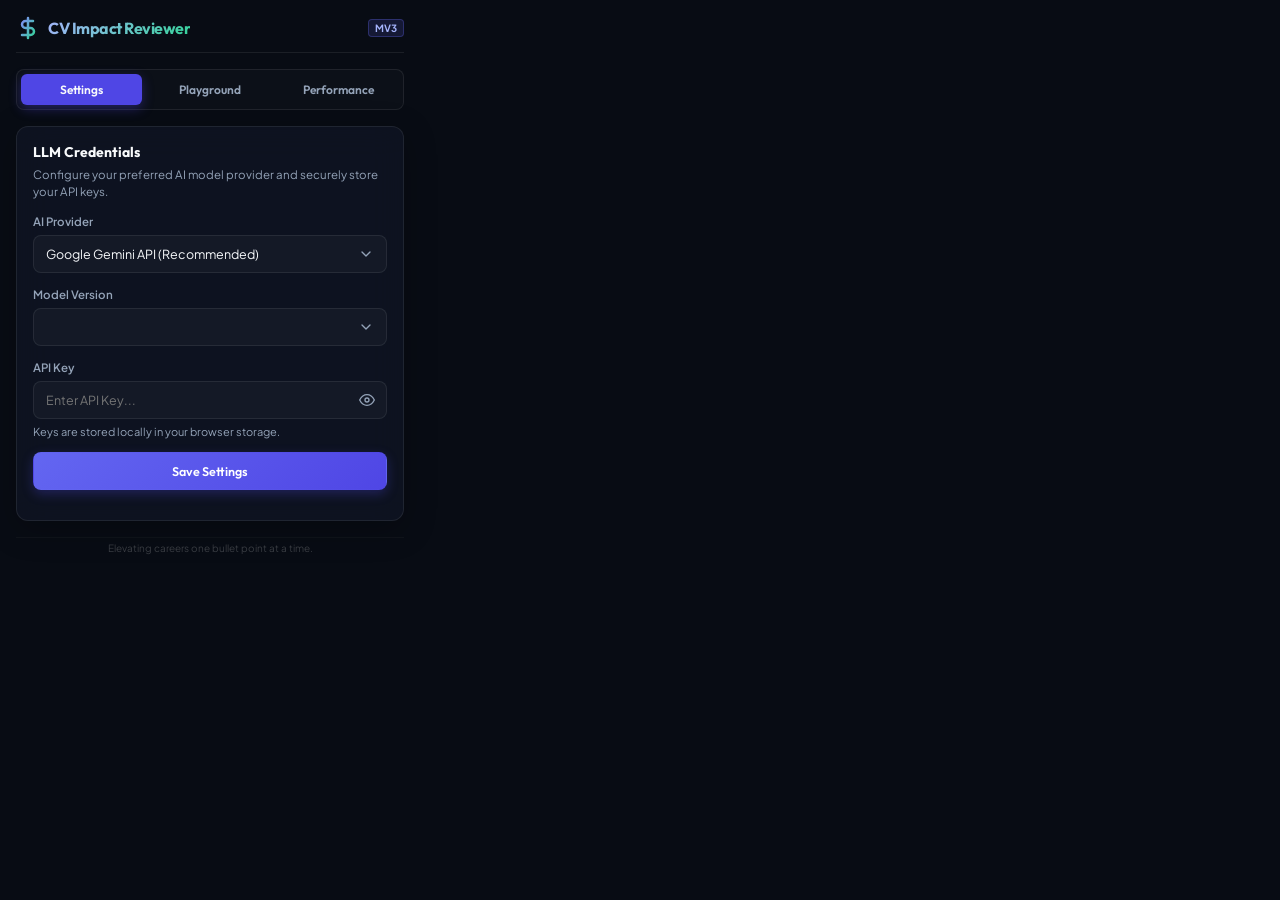
<file: cv-reviewer-extension/popup.html>
<!DOCTYPE html>
<html lang="en">
<head>
  <meta charset="UTF-8">
  <meta name="viewport" content="width=device-width, initial-scale=1.0">
  <title>CV Impact Reviewer</title>
  <link rel="stylesheet" href="popup.css">
  <link rel="preconnect" href="https://fonts.googleapis.com">
  <link rel="preconnect" href="https://fonts.gstatic.com" crossorigin>
  <link href="https://fonts.googleapis.com/css2?family=Outfit:wght@400;500;600;700&family=Plus+Jakarta+Sans:wght@400;500;600;700&display=swap" rel="stylesheet">
</head>
<body>
  <div class="app-container">
    <!-- Header -->
    <header class="app-header">
      <div class="logo-area">
        <svg width="24" height="24" viewBox="0 0 24 24" fill="none" stroke="url(#logo-grad)" stroke-width="2.5" stroke-linecap="round" stroke-linejoin="round">
          <defs>
            <linearGradient id="logo-grad" x1="0%" y1="0%" x2="100%" y2="100%">
              <stop offset="0%" stop-color="#818cf8" />
              <stop offset="100%" stop-color="#34d399" />
            </linearGradient>
          </defs>
          <path d="M12 2v20M17 5H9.5a3.5 3.5 0 0 0 0 7h5a3.5 3.5 0 0 1 0 7H6"/>
        </svg>
        <h1>CV Impact Reviewer</h1>
      </div>
      <span class="badge">MV3</span>
    </header>

    <!-- Main Navigation Tabs -->
    <nav class="nav-tabs">
      <button class="nav-btn active" data-tab="settings">Settings</button>
      <button class="nav-btn" data-tab="sandbox">Playground</button>
      <button class="nav-btn" data-tab="stats">Performance</button>
    </nav>

    <!-- Tab Contents -->
    <main class="tab-contents">
      <!-- Settings Tab -->
      <section class="tab-pane active" id="settings-tab">
        <div class="card">
          <h2 class="card-title">LLM Credentials</h2>
          <p class="card-desc">Configure your preferred AI model provider and securely store your API keys.</p>
          
          <div class="form-group">
            <label for="provider-select">AI Provider</label>
            <select id="provider-select" class="form-control">
              <option value="gemini">Google Gemini API (Recommended)</option>
              <option value="openai">OpenAI API</option>
            </select>
          </div>

          <div class="form-group">
            <label for="model-select">Model Version</label>
            <select id="model-select" class="form-control">
              <!-- Dynamically populated based on provider -->
            </select>
          </div>

          <div class="form-group">
            <label for="api-key-input">API Key</label>
            <div class="input-password-wrapper">
              <input type="password" id="api-key-input" class="form-control" placeholder="Enter API Key...">
              <button id="toggle-key-visibility" class="icon-btn" title="Toggle visibility">
                <svg width="16" height="16" viewBox="0 0 24 24" fill="none" stroke="currentColor" stroke-width="2" stroke-linecap="round" stroke-linejoin="round">
                  <path d="M1 12s4-8 11-8 11 8 11 8-4 8-11 8-11-8-11-8z"></path>
                  <circle cx="12" cy="12" r="3"></circle>
                </svg>
              </button>
            </div>
            <div id="key-help" class="help-text">Keys are stored locally in your browser storage.</div>
          </div>

          <button id="save-settings-btn" class="btn btn-primary">Save Settings</button>
          <div id="save-status" class="toast-status">Saved successfully!</div>
        </div>
      </section>

      <!-- Playground Tab -->
      <section class="tab-pane" id="sandbox-tab">
        <div class="card">
          <h2 class="card-title">Bullet Sandbox</h2>
          <p class="card-desc">Test and preview CV bullet rewrites before exporting them to your application portals.</p>

          <div class="form-group">
            <label for="sandbox-textarea">Input Draft Bullet</label>
            <textarea id="sandbox-textarea" class="form-control" rows="3" placeholder="helped build a web app to make search query execution faster..."></textarea>
          </div>

          <button id="sandbox-optimize-btn" class="btn btn-primary">Optimize Bullet</button>

          <div class="output-wrapper" id="sandbox-output-wrapper">
            <label>FAANG Bullet Outcome</label>
            <div class="sandbox-result-box" id="sandbox-result">
              Your optimized bullet point will show up here.
            </div>
            <button id="sandbox-copy-btn" class="btn btn-secondary" style="margin-top: 8px; display: none;">Copy to Clipboard</button>
          </div>
        </div>
      </section>

      <!-- Stats Tab -->
      <section class="tab-pane" id="stats-tab">
        <div class="card stats-card">
          <h2 class="card-title">Impact Insights</h2>
          <p class="card-desc">Monitor your resume optimization history and accomplishments.</p>

          <div class="grid-stats">
            <div class="stat-box">
              <span class="stat-number" id="stats-total-checked">0</span>
              <span class="stat-label">Bullets Scanned</span>
            </div>
            <div class="stat-box">
              <span class="stat-number" id="stats-verbs-upgraded">0</span>
              <span class="stat-label">Verbs Upgraded</span>
            </div>
          </div>

          <div class="impact-level-card">
            <div class="level-indicator">
              <span class="level-title">Elite Formatting Score</span>
              <span class="level-value" id="stats-score-percent">0%</span>
            </div>
            <div class="progress-bar-bg">
              <div class="progress-bar-fill" id="stats-progress-fill" style="width: 0%;"></div>
            </div>
            <p class="help-text" style="margin-top: 8px;">Scan more bullet points and upgrade verbs to reach Elite Candidate Level.</p>
          </div>
        </div>
      </section>
    </main>

    <!-- Footer -->
    <footer class="app-footer">
      <p>Elevating careers one bullet point at a time.</p>
    </footer>
  </div>
  <script src="popup.js"></script>
</body>
</html>
</file>
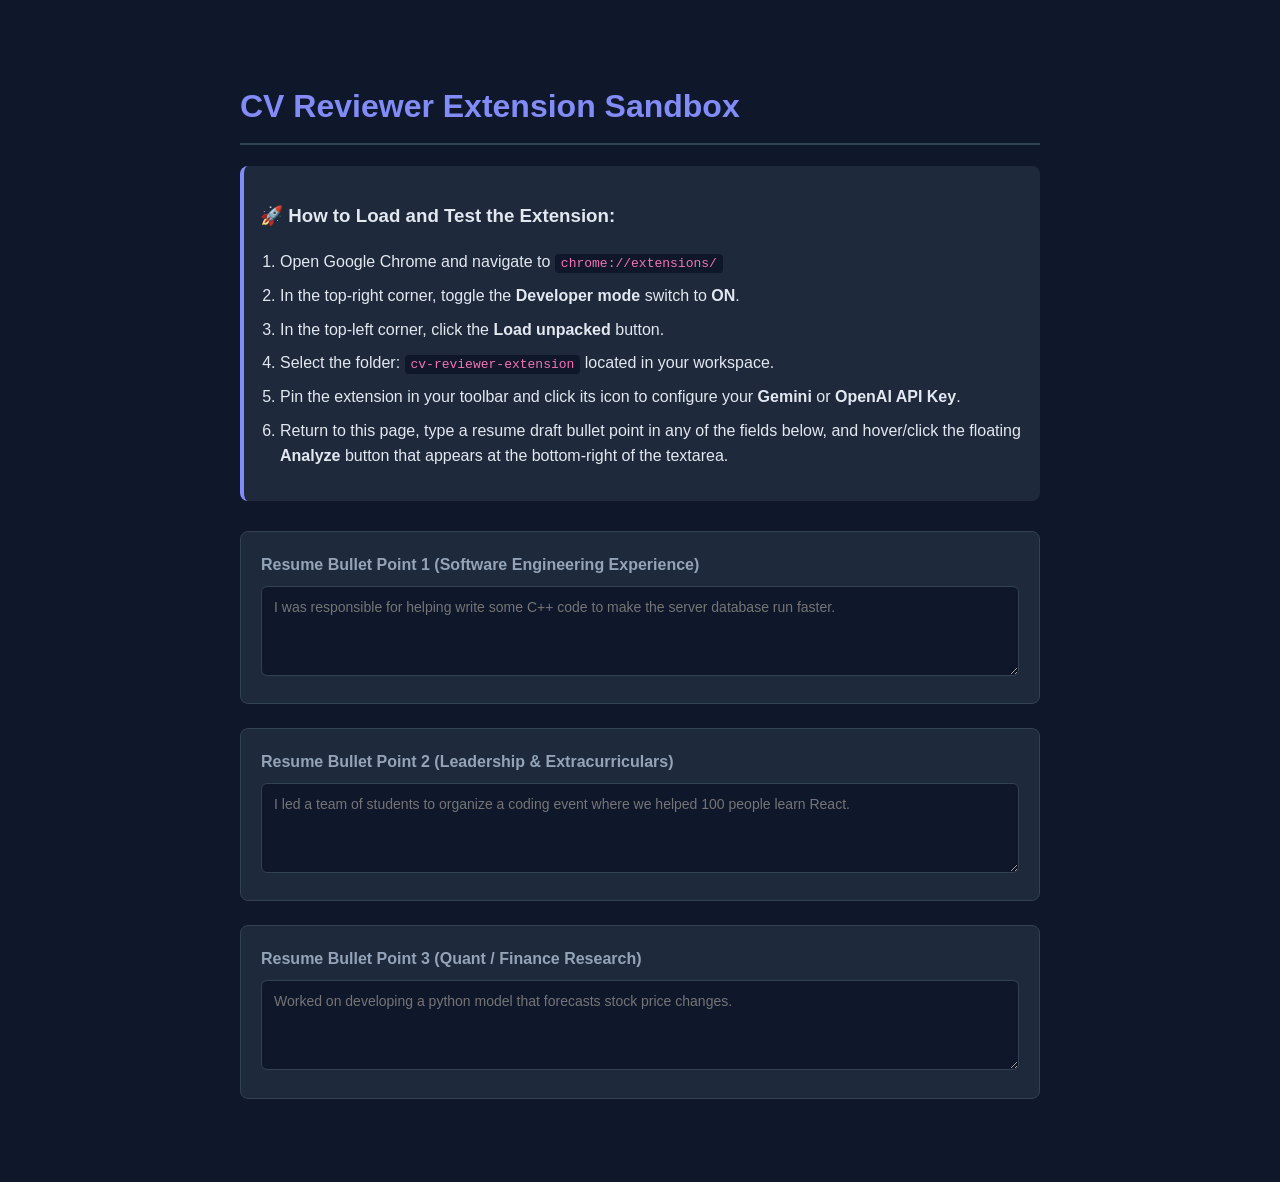
<file: cv-reviewer-extension/test_sandbox.html>
<!DOCTYPE html>
<html lang="en">
<head>
  <meta charset="UTF-8">
  <meta name="viewport" content="width=device-width, initial-scale=1.0">
  <title>CV Reviewer Extension Sandbox</title>
  <style>
    body {
      font-family: -apple-system, BlinkMacSystemFont, "Segoe UI", Roboto, sans-serif;
      background-color: #0f172a;
      color: #e2e8f0;
      max-width: 800px;
      margin: 40px auto;
      padding: 20px;
      line-height: 1.6;
    }
    h1 {
      color: #818cf8;
      border-bottom: 2px solid #334155;
      padding-bottom: 10px;
    }
    .instructions {
      background-color: #1e293b;
      border-left: 4px solid #818cf8;
      padding: 16px;
      border-radius: 8px;
      margin-bottom: 30px;
    }
    ol {
      margin-left: 20px;
      padding-left: 0;
    }
    li {
      margin-bottom: 8px;
    }
    code {
      background-color: #0f172a;
      padding: 2px 6px;
      border-radius: 4px;
      color: #f472b6;
      font-family: monospace;
    }
    .form-group {
      margin-bottom: 24px;
      background-color: #1e293b;
      padding: 20px;
      border-radius: 8px;
      border: 1px solid #334155;
    }
    label {
      display: block;
      font-weight: bold;
      margin-bottom: 8px;
      color: #94a3b8;
    }
    textarea {
      width: 100%;
      background-color: #0f172a;
      color: #e2e8f0;
      border: 1px solid #334155;
      border-radius: 6px;
      padding: 12px;
      font-size: 14px;
      font-family: inherit;
      resize: vertical;
      box-sizing: border-box;
    }
    textarea:focus {
      outline: none;
      border-color: #818cf8;
    }
  </style>
</head>
<body>
  <h1>CV Reviewer Extension Sandbox</h1>
  
  <div class="instructions">
    <h3>🚀 How to Load and Test the Extension:</h3>
    <ol>
      <li>Open Google Chrome and navigate to <code>chrome://extensions/</code></li>
      <li>In the top-right corner, toggle the <strong>Developer mode</strong> switch to <strong>ON</strong>.</li>
      <li>In the top-left corner, click the <strong>Load unpacked</strong> button.</li>
      <li>Select the folder: <code>cv-reviewer-extension</code> located in your workspace.</li>
      <li>Pin the extension in your toolbar and click its icon to configure your <strong>Gemini</strong> or <strong>OpenAI API Key</strong>.</li>
      <li>Return to this page, type a resume draft bullet point in any of the fields below, and hover/click the floating <strong>Analyze</strong> button that appears at the bottom-right of the textarea.</li>
    </ol>
  </div>

  <form>
    <div class="form-group">
      <label for="bullet-1">Resume Bullet Point 1 (Software Engineering Experience)</label>
      <textarea id="bullet-1" rows="4" placeholder="I was responsible for helping write some C++ code to make the server database run faster."></textarea>
    </div>

    <div class="form-group">
      <label for="bullet-2">Resume Bullet Point 2 (Leadership & Extracurriculars)</label>
      <textarea id="bullet-2" rows="4" placeholder="I led a team of students to organize a coding event where we helped 100 people learn React."></textarea>
    </div>

    <div class="form-group">
      <label for="bullet-3">Resume Bullet Point 3 (Quant / Finance Research)</label>
      <textarea id="bullet-3" rows="4" placeholder="Worked on developing a python model that forecasts stock price changes."></textarea>
    </div>
  </form>
</body>
</html>
</file>
<file: cv-reviewer-extension/popup.css>
/* Modern CSS reset and variables */
:root {
  --bg-app: #080c14;
  --bg-card: rgba(16, 22, 38, 0.7);
  --border-color: rgba(255, 255, 255, 0.08);
  --border-focus: #6366f1;
  --text-primary: #f8fafc;
  --text-secondary: #94a3b8;
  --color-primary: #4f46e5;
  --color-primary-hover: #6366f1;
  --color-success: #10b981;
  --glow-shadow: 0 0 16px rgba(99, 102, 241, 0.25);
  
  --font-title: 'Outfit', -apple-system, sans-serif;
  --font-body: 'Plus Jakarta Sans', -apple-system, sans-serif;
}

* {
  margin: 0;
  padding: 0;
  box-sizing: border-box;
}

body {
  background-color: var(--bg-app);
  color: var(--text-primary);
  font-family: var(--font-body);
  font-size: 13px;
  width: 420px;
  height: auto;
  overflow-x: hidden;
  padding: 16px;
}

/* App container */
.app-container {
  display: flex;
  flex-direction: column;
  gap: 16px;
}

/* Header */
.app-header {
  display: flex;
  justify-content: space-between;
  align-items: center;
  border-bottom: 1px solid var(--border-color);
  padding-bottom: 12px;
}

.logo-area {
  display: flex;
  align-items: center;
  gap: 8px;
}

.logo-area h1 {
  font-family: var(--font-title);
  font-size: 16px;
  font-weight: 700;
  letter-spacing: -0.5px;
  background: linear-gradient(135deg, #a5b4fc 0%, #34d399 100%);
  -webkit-background-clip: text;
  -webkit-text-fill-color: transparent;
}

.badge {
  background: rgba(99, 102, 241, 0.15);
  border: 1px solid rgba(99, 102, 241, 0.3);
  color: #a5b4fc;
  font-size: 10px;
  font-weight: 700;
  padding: 2px 6px;
  border-radius: 4px;
}

/* Navigation Tabs */
.nav-tabs {
  display: flex;
  gap: 8px;
  background: rgba(255, 255, 255, 0.02);
  border: 1px solid var(--border-color);
  padding: 4px;
  border-radius: 8px;
}

.nav-btn {
  flex: 1;
  background: none;
  border: none;
  color: var(--text-secondary);
  font-family: var(--font-title);
  font-size: 12px;
  font-weight: 600;
  padding: 8px 12px;
  cursor: pointer;
  border-radius: 6px;
  transition: all 0.2s ease;
}

.nav-btn.active {
  background: var(--color-primary);
  color: var(--text-primary);
  box-shadow: 0 4px 12px rgba(79, 70, 229, 0.35);
}

.nav-btn:hover:not(.active) {
  color: var(--text-primary);
  background: rgba(255, 255, 255, 0.04);
}

/* Card layout */
.card {
  background: var(--bg-card);
  backdrop-filter: blur(16px);
  border: 1px solid var(--border-color);
  border-radius: 12px;
  padding: 16px;
  box-shadow: 0 8px 32px rgba(0, 0, 0, 0.25);
  display: flex;
  flex-direction: column;
  gap: 14px;
}

.card-title {
  font-family: var(--font-title);
  font-size: 14px;
  font-weight: 700;
  color: var(--text-primary);
}

.card-desc {
  color: var(--text-secondary);
  font-size: 11.5px;
  line-height: 1.45;
  margin-top: -8px;
}

/* Tab panes */
.tab-pane {
  display: none;
}

.tab-pane.active {
  display: block;
  animation: fadeIn 0.25s cubic-bezier(0.16, 1, 0.3, 1);
}

@keyframes fadeIn {
  from { opacity: 0; transform: translateY(4px); }
  to { opacity: 1; transform: translateY(0); }
}

/* Form Controls */
.form-group {
  display: flex;
  flex-direction: column;
  gap: 6px;
}

label {
  font-weight: 600;
  font-size: 11.5px;
  color: var(--text-secondary);
}

.form-control {
  background: rgba(255, 255, 255, 0.03);
  border: 1px solid var(--border-color);
  color: var(--text-primary);
  font-family: inherit;
  font-size: 12.5px;
  padding: 10px 12px;
  border-radius: 8px;
  outline: none;
  width: 100%;
  transition: all 0.2s ease;
}

.form-control:focus {
  border-color: var(--border-focus);
  box-shadow: var(--glow-shadow);
  background: rgba(255, 255, 255, 0.05);
}

select.form-control {
  cursor: pointer;
  appearance: none;
  background-image: url("data:image/svg+xml,%3Csvg xmlns='http://www.w3.org/2000/svg' width='16' height='16' viewBox='0 0 24 24' fill='none' stroke='%2394a3b8' stroke-width='2' stroke-linecap='round' stroke-linejoin='round'%3E%3Cpolyline points='6 9 12 15 18 9'%3E%3C/polyline%3E%3C/svg%3E");
  background-repeat: no-repeat;
  background-position: right 12px center;
  padding-right: 36px;
}

textarea.form-control {
  resize: none;
  line-height: 1.45;
}

/* Password wrapper */
.input-password-wrapper {
  position: relative;
  display: flex;
  align-items: center;
}

.input-password-wrapper input {
  padding-right: 40px;
}

.icon-btn {
  position: absolute;
  right: 12px;
  background: none;
  border: none;
  color: var(--text-secondary);
  cursor: pointer;
  display: flex;
  align-items: center;
  justify-content: center;
  transition: color 0.15s;
}

.icon-btn:hover {
  color: var(--text-primary);
}

.help-text {
  font-size: 11px;
  color: var(--text-secondary);
}

/* Buttons */
.btn {
  font-family: var(--font-title);
  font-size: 12.5px;
  font-weight: 600;
  padding: 10px 16px;
  border-radius: 8px;
  cursor: pointer;
  border: 1px solid transparent;
  display: inline-flex;
  align-items: center;
  justify-content: center;
  gap: 8px;
  transition: all 0.2s cubic-bezier(0.4, 0, 0.2, 1);
}

.btn-primary {
  background: linear-gradient(135deg, #6366f1 0%, #4f46e5 100%);
  color: white;
  box-shadow: 0 4px 12px rgba(79, 70, 229, 0.3);
}

.btn-primary:hover {
  transform: translateY(-1px);
  box-shadow: 0 6px 16px rgba(79, 70, 229, 0.45);
}

.btn-primary:active {
  transform: translateY(1px);
}

.btn-secondary {
  background: rgba(255, 255, 255, 0.06);
  border-color: var(--border-color);
  color: var(--text-primary);
}

.btn-secondary:hover {
  background: rgba(255, 255, 255, 0.12);
}

/* Toast Notifications */
.toast-status {
  text-align: center;
  font-size: 11.5px;
  color: var(--color-success);
  font-weight: 600;
  opacity: 0;
  height: 0;
  overflow: hidden;
  transition: all 0.25s ease;
}

.toast-status.show {
  opacity: 1;
  height: 18px;
  margin-top: 4px;
}

/* Sandbox output box */
.output-wrapper {
  margin-top: 6px;
  display: flex;
  flex-direction: column;
  gap: 6px;
}

.sandbox-result-box {
  background: rgba(255, 255, 255, 0.02);
  border: 1px solid var(--border-color);
  border-radius: 8px;
  padding: 12px;
  line-height: 1.45;
  color: var(--text-secondary);
  min-height: 70px;
  white-space: pre-wrap;
}

.sandbox-result-box.active {
  color: var(--text-primary);
  border-color: rgba(99, 102, 241, 0.4);
}

.sandbox-result-box.loading {
  display: flex;
  align-items: center;
  justify-content: center;
  font-style: italic;
}

/* Statistics view */
.grid-stats {
  display: flex;
  gap: 12px;
}

.stat-box {
  flex: 1;
  background: rgba(255, 255, 255, 0.02);
  border: 1px solid var(--border-color);
  border-radius: 10px;
  padding: 12px;
  display: flex;
  flex-direction: column;
  align-items: center;
  justify-content: center;
  gap: 4px;
}

.stat-number {
  font-family: var(--font-title);
  font-size: 24px;
  font-weight: 700;
  color: var(--border-focus);
}

.stat-label {
  font-size: 10.5px;
  color: var(--text-secondary);
  font-weight: 600;
  text-transform: uppercase;
  letter-spacing: 0.5px;
}

.impact-level-card {
  background: rgba(255, 255, 255, 0.01);
  border: 1px solid var(--border-color);
  border-radius: 10px;
  padding: 12px;
}

.level-indicator {
  display: flex;
  justify-content: space-between;
  align-items: center;
  margin-bottom: 8px;
}

.level-title {
  font-weight: 600;
  font-size: 12px;
}

.level-value {
  color: var(--color-success);
  font-weight: 700;
  font-family: var(--font-title);
}

.progress-bar-bg {
  background: rgba(255, 255, 255, 0.05);
  height: 6px;
  border-radius: 3px;
  width: 100%;
  overflow: hidden;
}

.progress-bar-fill {
  background: linear-gradient(90deg, var(--border-focus) 0%, var(--color-success) 100%);
  height: 100%;
  border-radius: 3px;
  transition: width 0.4s ease;
}

/* Footer styling */
.app-footer {
  text-align: center;
  color: rgba(255, 255, 255, 0.2);
  font-size: 10px;
  padding: 4px 0;
  border-top: 1px solid rgba(255, 255, 255, 0.03);
}

/* Spin animation for spinner */
@keyframes spin {
  to { transform: rotate(360deg); }
}
.spinner {
  animation: spin 1s linear infinite;
}
</file>
